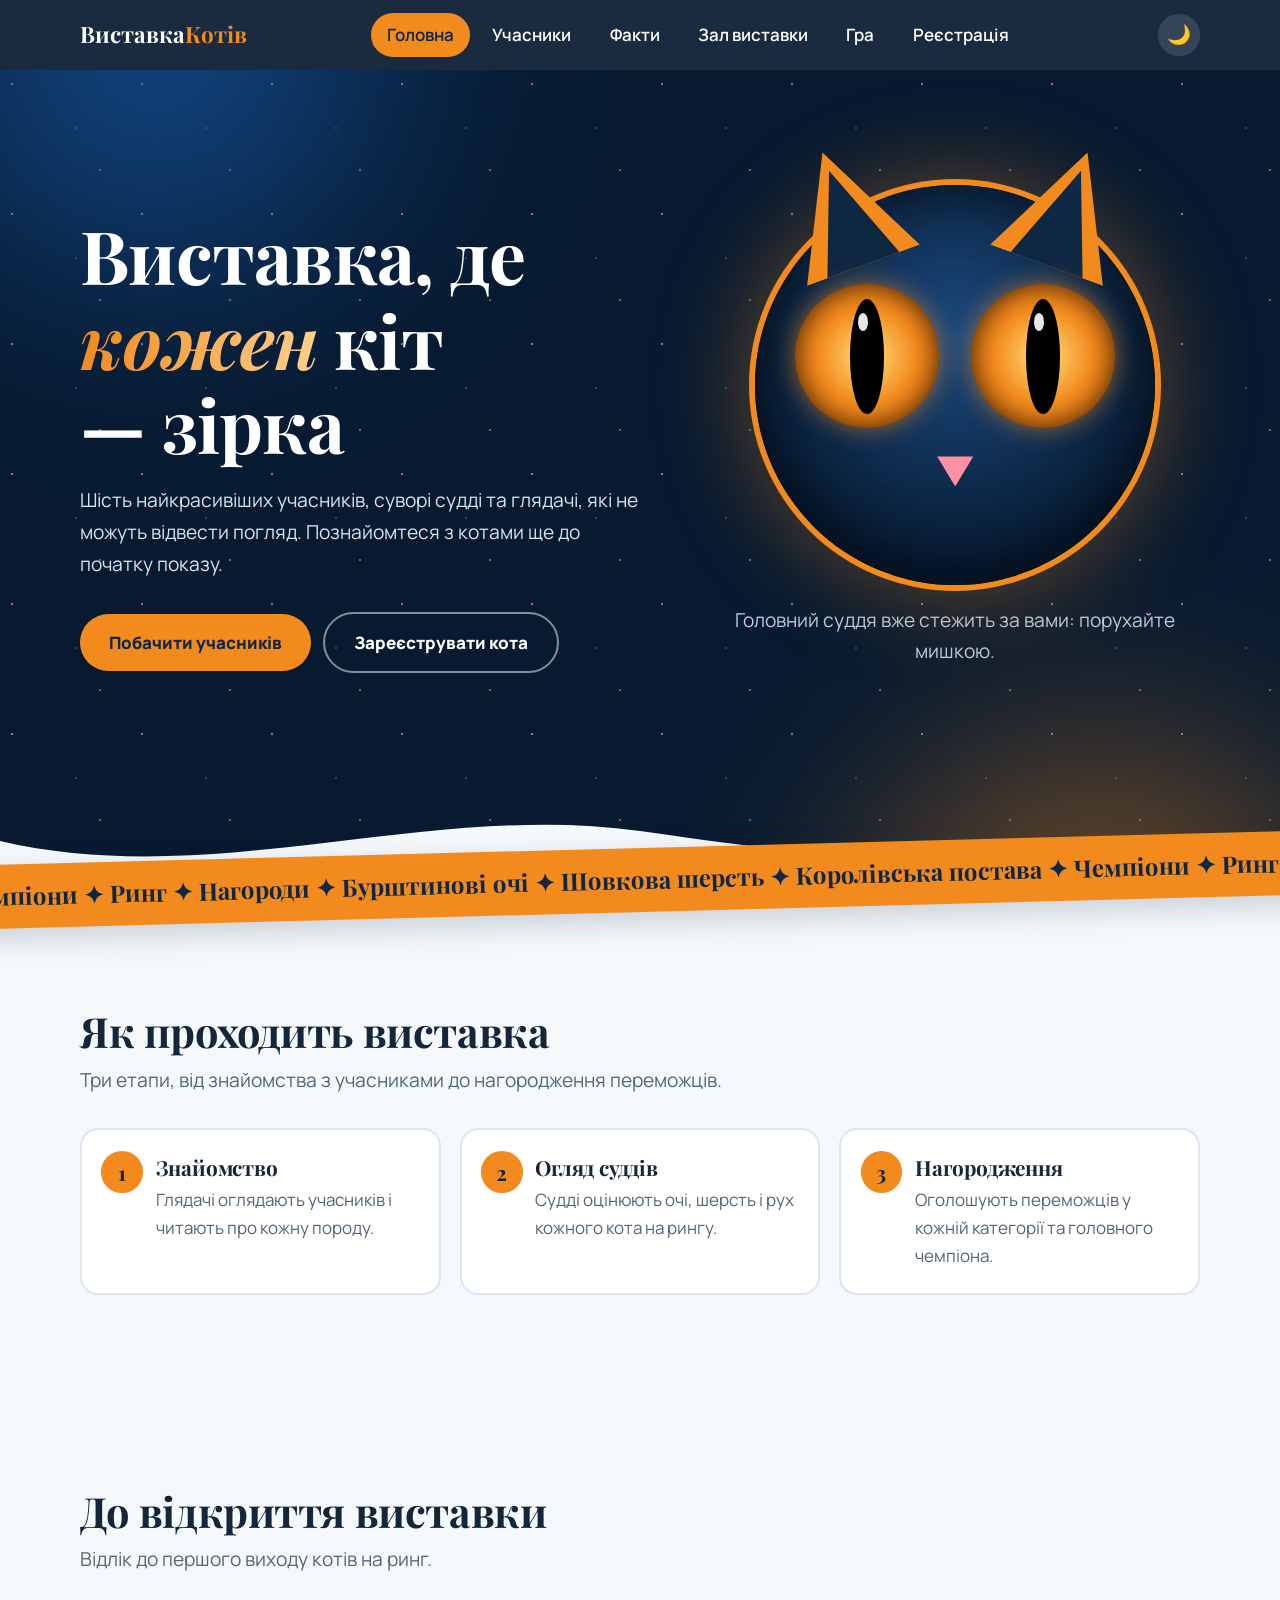
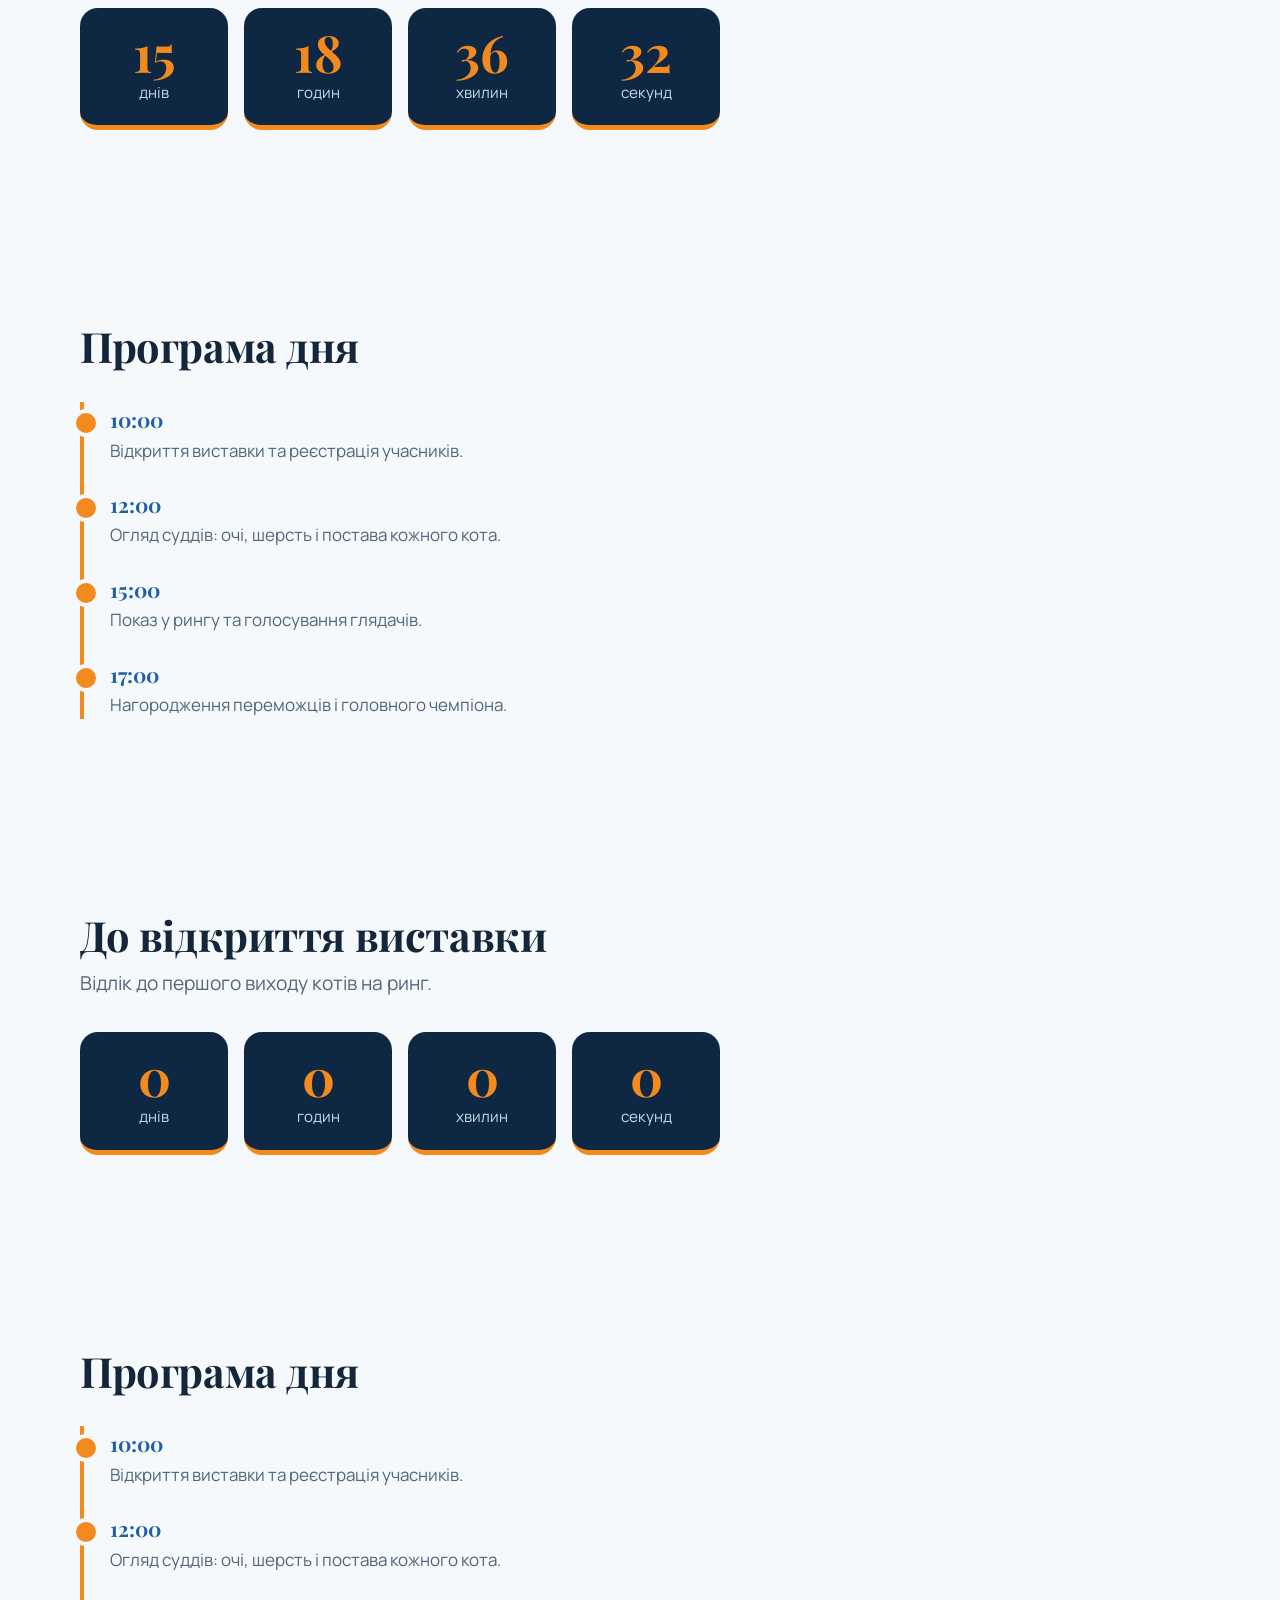
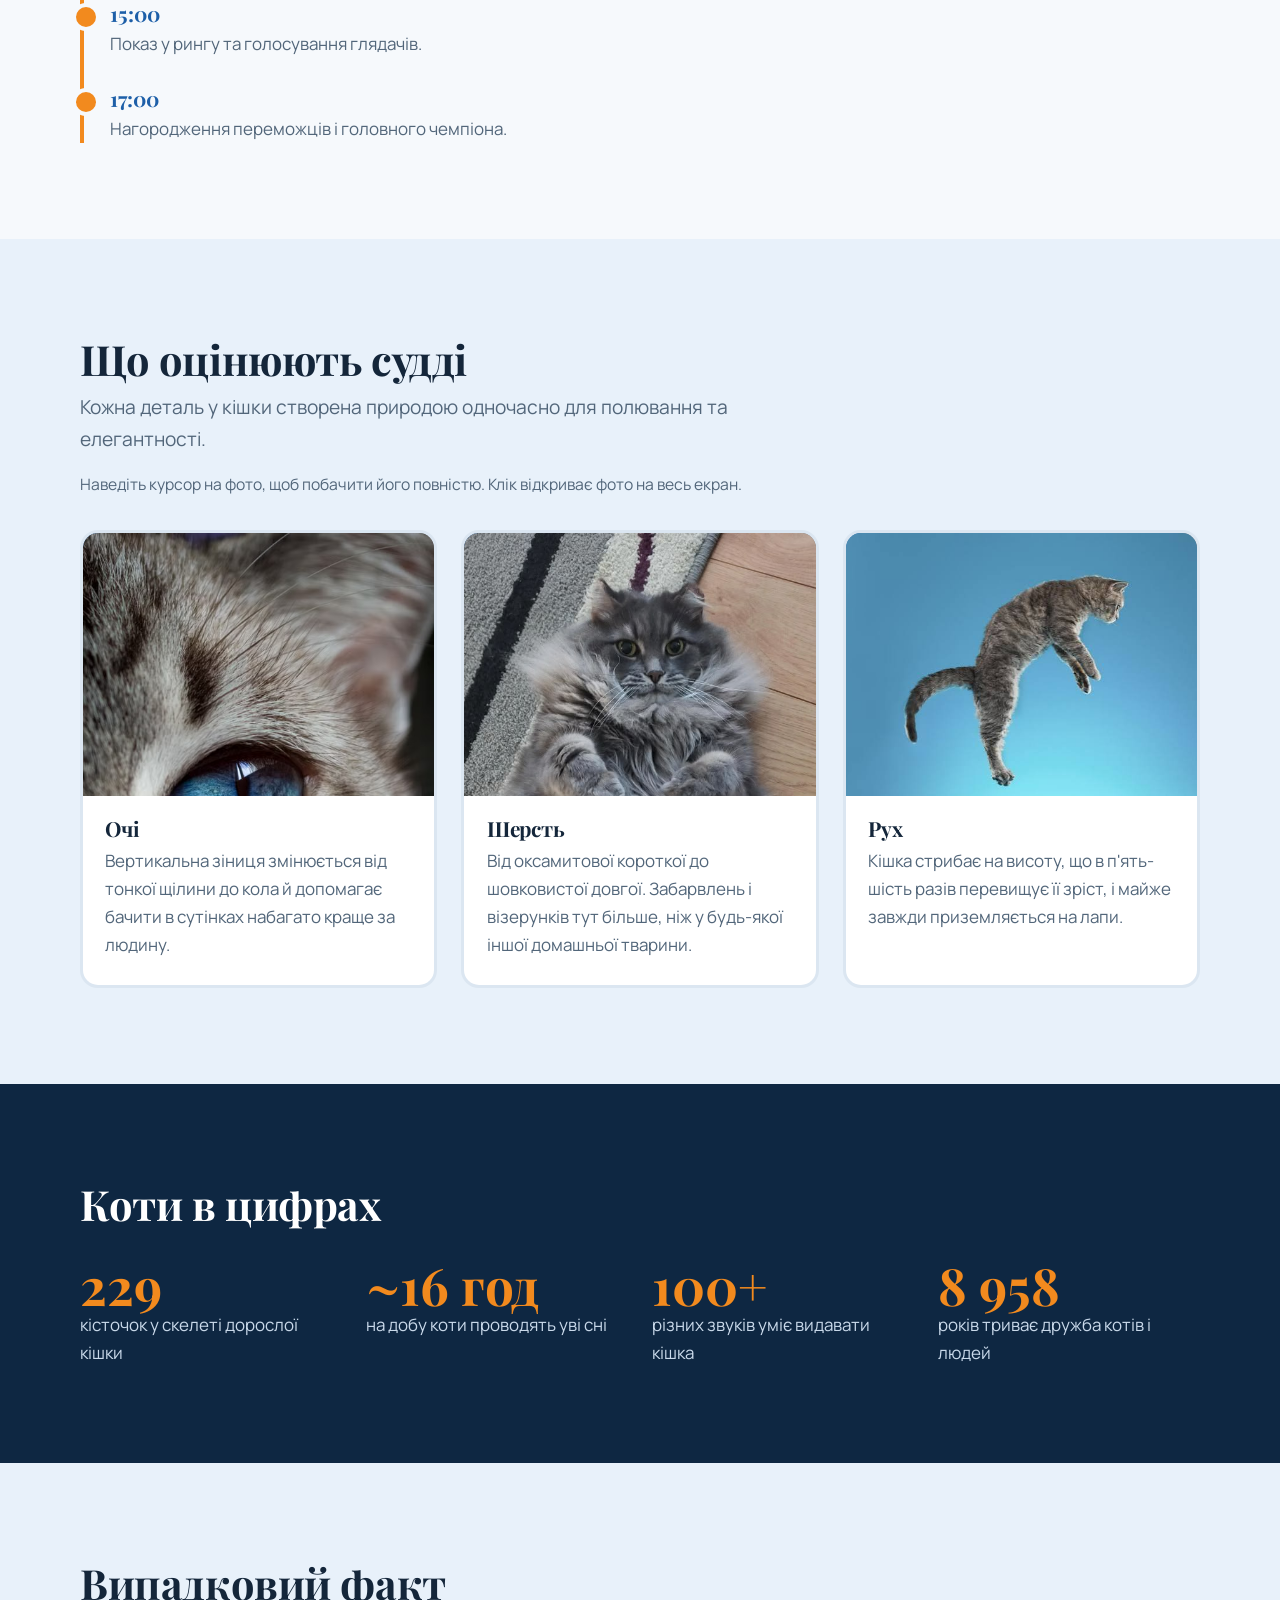
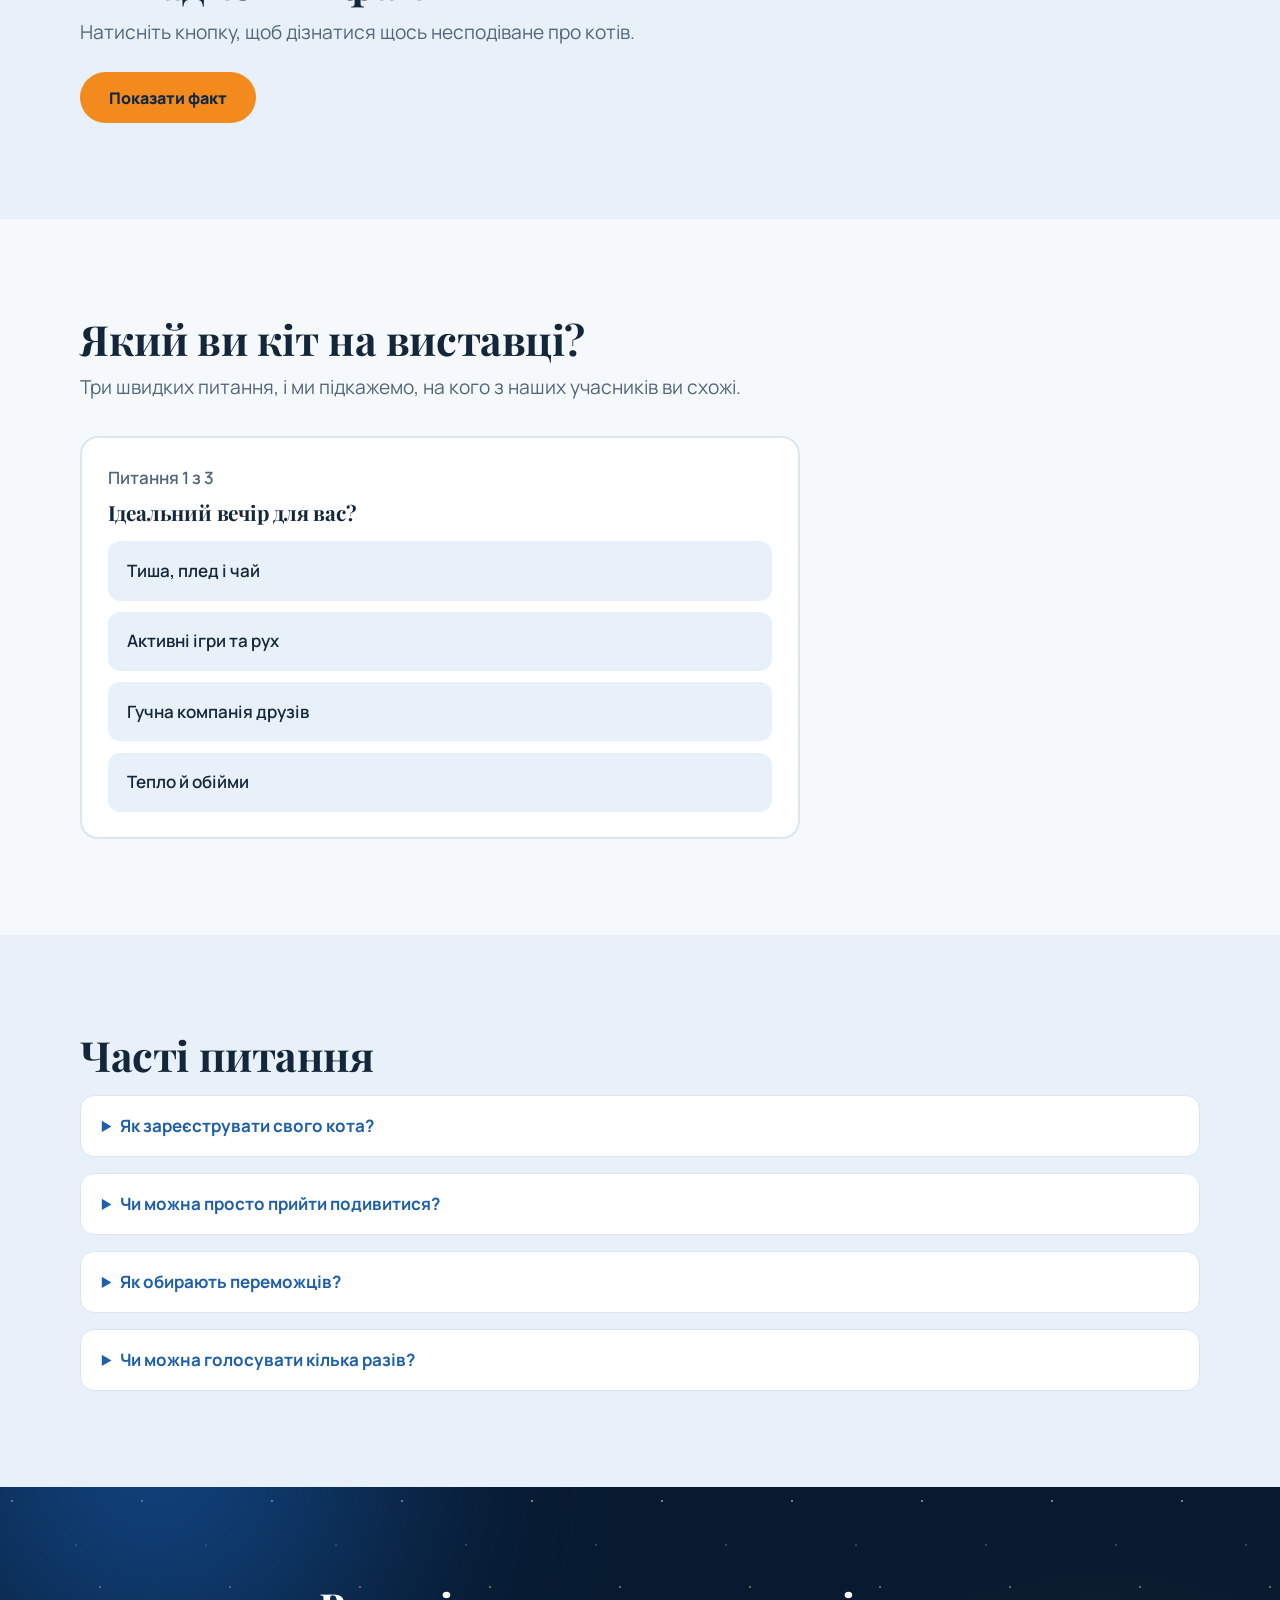
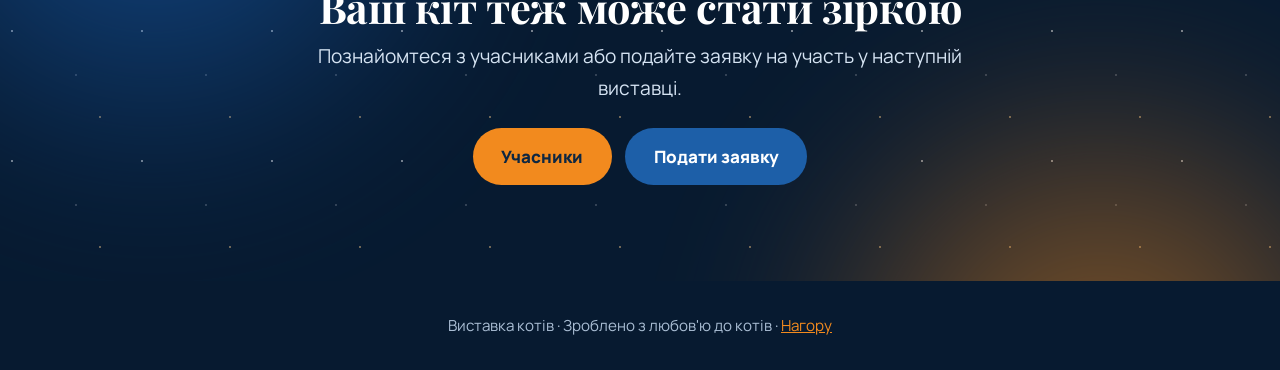
<file: index.html>
<!DOCTYPE html>
<html lang="uk">
	<head>
		<meta charset="UTF-8">
			<meta name="viewport" content="width=device-width, initial-scale=1">
				<title>Головна — Виставка котів</title>
				<meta name="description" content="Виставка котів: знайомтеся з учасниками, дізнайтеся, як працюють судді, та зареєструйте свого улюбленця">
					<meta name="theme-color" content="#071a30">
						<link rel="icon" href="images/favicon.svg" type="image/svg+xml">
							<link rel="preconnect" href="https://fonts.googleapis.com">
								<link rel="preconnect" href="https://fonts.gstatic.com" crossorigin="">
									<link href="https://fonts.googleapis.com/css2?family=Manrope:wght@400;600;800&family=Playfair+Display:ital,wght@0,700;1,700&display=swap" rel="stylesheet">
										<link rel="stylesheet" href="css/style.css">
											<script src="js/script.js" defer=""></script>
											<script src="js/extra.js" defer=""></script>
											<script src="js/confetti.js" defer=""></script>
											<script src="js/quiz.js" defer=""></script>
											<script src="js/show.js" defer></script>
										</head>
	<body>
		<header>
			<div class="wrap bar">
				<a class="logo" href="index.html">
					Виставка<span>Котів</span>
				</a>
				<input type="checkbox" id="menu-toggle" aria-label="Відкрити меню">
					<label class="burger" for="menu-toggle">
						<span></span>
						<span></span>
						<span></span>
					</label>
					<nav aria-label="Головне меню">
						<ul>
							<li>
								<a href="index.html" aria-current="page">Головна</a>
							</li>
							<li>
								<a href="breeds.html">Учасники</a>
							</li>
							<li>
								<a href="facts.html">Факти</a>
							</li>
							<li>
								<a href="gallery.html">Зал виставки</a>
							</li>
							<li>
								<a href="game.html">Гра</a>
							</li>
							<li>
								<a href="contacts.html">Реєстрація</a>
							</li>
						</ul>
					</nav>
				</div>
		</header>

		<main>
			<section class="hero aurora">
				<div class="wrap">
					<div>
						<h1>
							<span class="w" style="--i:0">Виставка,</span>
							<span class="w" style="--i:1">де</span>
							<span class="w shine" style="--i:2">кожен</span>
							<span class="w" style="--i:3">кіт</span>
							<span class="w" style="--i:4">— зірка</span>
						</h1>
						<p>Шість найкрасивіших учасників, суворі судді та глядачі, які не можуть відвести погляд. Познайомтеся з котами ще до початку показу.</p>
						<a class="btn" href="breeds.html">Побачити учасників</a>
						<a class="btn ghost" href="contacts.html">Зареєструвати кота</a>
					</div>
					<div class="face-box">
						<div class="face" aria-hidden="true">
							<span class="ear l"></span>
							<span class="ear r"></span>
							<div class="eyes">
								<div class="eye">
									<i class="pupil"></i>
								</div>
								<div class="eye">
									<i class="pupil"></i>
								</div>
							</div>
							<span class="nose"></span>
						</div>
						<p class="hint">Головний суддя вже стежить за вами: порухайте мишкою.</p>
					</div>
				</div>
				<svg class="wave" viewBox="0 0 1440 80" preserveAspectRatio="none" aria-hidden="true">
					<path d="M0,40 C240,90 480,0 720,30 C960,60 1200,90 1440,35 L1440,80 L0,80 Z" fill="#f6f9fc"/>
				</svg>
			</section>

			<div class="marquee" aria-hidden="true">
				<div>Чемпіони ✦ Ринг ✦ Нагороди ✦ Бурштинові очі ✦ Шовкова шерсть ✦ Королівська постава ✦ Чемпіони ✦ Ринг ✦ Нагороди ✦ Бурштинові очі ✦ Шовкова шерсть ✦ Королівська постава ✦ </div>
			</div>

			<section>
				<div class="wrap">
					<h2>Як проходить виставка</h2>
					<p class="lead">Три етапи, від знайомства з учасниками до нагородження переможців.</p>
					<div class="steps">
						<div class="step">
							<h3>Знайомство</h3>
							<p>Глядачі оглядають учасників і читають про кожну породу.</p>
						</div>
						<div class="step">
							<h3>Огляд суддів</h3>
							<p>Судді оцінюють очі, шерсть і рух кожного кота на рингу.</p>
						</div>
						<div class="step">
							<h3>Нагородження</h3>
							<p>Оголошують переможців у кожній категорії та головного чемпіона.</p>
						</div>
					</div>
				</div>
			</section>

			<section>
				<div class="wrap">
					<h2>До відкриття виставки</h2>
					<p class="lead">Відлік до першого виходу котів на ринг.</p>
					<div class="count" id="count" data-date="2026-12-20T12:00:00">
						<div>
							<b id="cd-d">0</b>
							<span>днів</span>
						</div>
						<div>
							<b id="cd-h">0</b>
							<span>годин</span>
						</div>
						<div>
							<b id="cd-m">0</b>
							<span>хвилин</span>
						</div>
						<div>
							<b id="cd-s">0</b>
							<span>секунд</span>
						</div>
					</div>
				</div>
			</section>

			<section>
				<div class="wrap">
					<h2>Програма дня</h2>
					<ul class="prog">
						<li>
							<time>10:00</time>
							<p>Відкриття виставки та реєстрація учасників.</p>
						</li>
						<li>
							<time>12:00</time>
							<p>Огляд суддів: очі, шерсть і постава кожного кота.</p>
						</li>
						<li>
							<time>15:00</time>
							<p>Показ у рингу та голосування глядачів.</p>
						</li>
						<li>
							<time>17:00</time>
							<p>Нагородження переможців і головного чемпіона.</p>
						</li>
					</ul>
				</div>
			</section>

			<section>
				<div class="wrap">
					<h2>До відкриття виставки</h2>
					<p class="lead">Відлік до першого виходу котів на ринг.</p>
					<div class="count" id="count" data-date="2026-12-20T12:00:00">
						<div>
							<b id="cd-d">0</b>
							<span>днів</span>
						</div>
						<div>
							<b id="cd-h">0</b>
							<span>годин</span>
						</div>
						<div>
							<b id="cd-m">0</b>
							<span>хвилин</span>
						</div>
						<div>
							<b id="cd-s">0</b>
							<span>секунд</span>
						</div>
					</div>
				</div>
			</section>

			<section>
				<div class="wrap">
					<h2>Програма дня</h2>
					<ul class="prog">
						<li>
							<time>10:00</time>
							<p>Відкриття виставки та реєстрація учасників.</p>
						</li>
						<li>
							<time>12:00</time>
							<p>Огляд суддів: очі, шерсть і постава кожного кота.</p>
						</li>
						<li>
							<time>15:00</time>
							<p>Показ у рингу та голосування глядачів.</p>
						</li>
						<li>
							<time>17:00</time>
							<p>Нагородження переможців і головного чемпіона.</p>
						</li>
					</ul>
				</div>
			</section>
			
			<section class="alt">
				<div class="wrap">
					<h2>Що оцінюють судді</h2>
					<p class="lead">Кожна деталь у кішки створена природою одночасно для полювання та елегантності.</p>
					<p class="hint">Наведіть курсор на фото, щоб побачити його повністю. Клік відкриває фото на весь екран.</p>
					<div class="grid">
						<article class="card">
							<div class="ph">
								<img src="images/eyes.jpg" alt="Крупний план котячих очей" loading="lazy" onerror="this.remove()">
							</div>
							<div class="txt">
								<h3>Очі</h3>
								<p>Вертикальна зіниця змінюється від тонкої щілини до кола й допомагає бачити в сутінках набагато краще за людину.</p>
							</div>
						</article>
						<article class="card">
							<div class="ph">
								<img src="images/fur.jpg" alt="Пухнастий кіт" loading="lazy" onerror="this.remove()">
							</div>
							<div class="txt">
								<h3>Шерсть</h3>
								<p>Від оксамитової короткої до шовковистої довгої. Забарвлень і візерунків тут більше, ніж у будь-якої іншої домашньої тварини.</p>
							</div>
						</article>
						<article class="card">
							<div class="ph">
								<img src="images/jump.jpg" alt="Кішка у стрибку" loading="lazy" onerror="this.remove()">
							</div>
							<div class="txt">
								<h3>Рух</h3>
								<p>Кішка стрибає на висоту, що в п'ять-шість разів перевищує її зріст, і майже завжди приземляється на лапи.</p>
							</div>
						</article>
					</div>
				</div>
			</section>

			<section class="dark">
				<div class="wrap">
					<h2>Коти в цифрах</h2>
					<div class="stats">
						<div class="stat">
							<b data-count="230">230</b>
							<p>кісточок у скелеті дорослої кішки</p>
						</div>
						<div class="stat">
							<b data-count="16" data-prefix="~" data-suffix=" год">~16 год</b>
							<p>на добу коти проводять уві сні</p>
						</div>
						<div class="stat">
							<b data-count="100" data-suffix="+">100+</b>
							<p>різних звуків уміє видавати кішка</p>
						</div>
						<div class="stat">
							<b data-count="9000">9000</b>
							<p>років триває дружба котів і людей</p>
						</div>
					</div>
				</div>
			</section>

			<section class="alt">
				<div class="wrap">
					<h2>Випадковий факт</h2>
					<p class="lead" id="fact-text" aria-live="polite">Натисніть кнопку, щоб дізнатися щось несподіване про котів.</p>
					<div class="actions">
						<button class="btn" id="fact-btn" type="button">Показати факт</button>
					</div>
				</div>
			</section>

			<section>
				<div class="wrap">
					<h2>Який ви кіт на виставці?</h2>
					<p class="lead">Три швидких питання, і ми підкажемо, на кого з наших учасників ви схожі.</p>
					<div class="quiz" id="quiz"></div>
				</div>
			</section>

			<section class="alt">
				<div class="wrap">
					<h2>Часті питання</h2>
					<details>
						<summary>Як зареєструвати свого кота?</summary>
						<p>Перейдіть на сторінку «Реєстрація», заповніть форму та розкажіть про вашого улюбленця. Ми зв'яжемося з вами.</p>
					</details>
					<details>
						<summary>Чи можна просто прийти подивитися?</summary>
						<p>Так, глядачі завжди вітаються. Можна оглянути учасників і проголосувати за свого фаворита.</p>
					</details>
					<details>
						<summary>Як обирають переможців?</summary>
						<p>Судді оцінюють очі, шерсть і постава кожного кота, а глядачі додають свій голос у голосуванні.</p>
					</details>
					<details>
						<summary>Чи можна голосувати кілька разів?</summary>
						<p>Ні, кожен глядач має один голос. Результати оновлюються одразу.</p>
					</details>
				</div>
			</section>
			
			<section class="cta aurora">
				<div class="wrap">
					<h2>Ваш кіт теж може стати зіркою</h2>
					<p class="lead">Познайомтеся з учасниками або подайте заявку на участь у наступній виставці.</p>
					<div class="actions">
						<a class="btn" href="breeds.html">Учасники</a>
						<a class="btn blue" href="contacts.html">Подати заявку</a>
					</div>
				</div>
			</section>
		</main>

		<footer>
			<div class="wrap">
				<p>
					Виставка котів · Зроблено з любов'ю до котів · <a href="index.html">Нагору</a>
				</p>
			</div>
		</footer>
	</body>
</html>
</file>
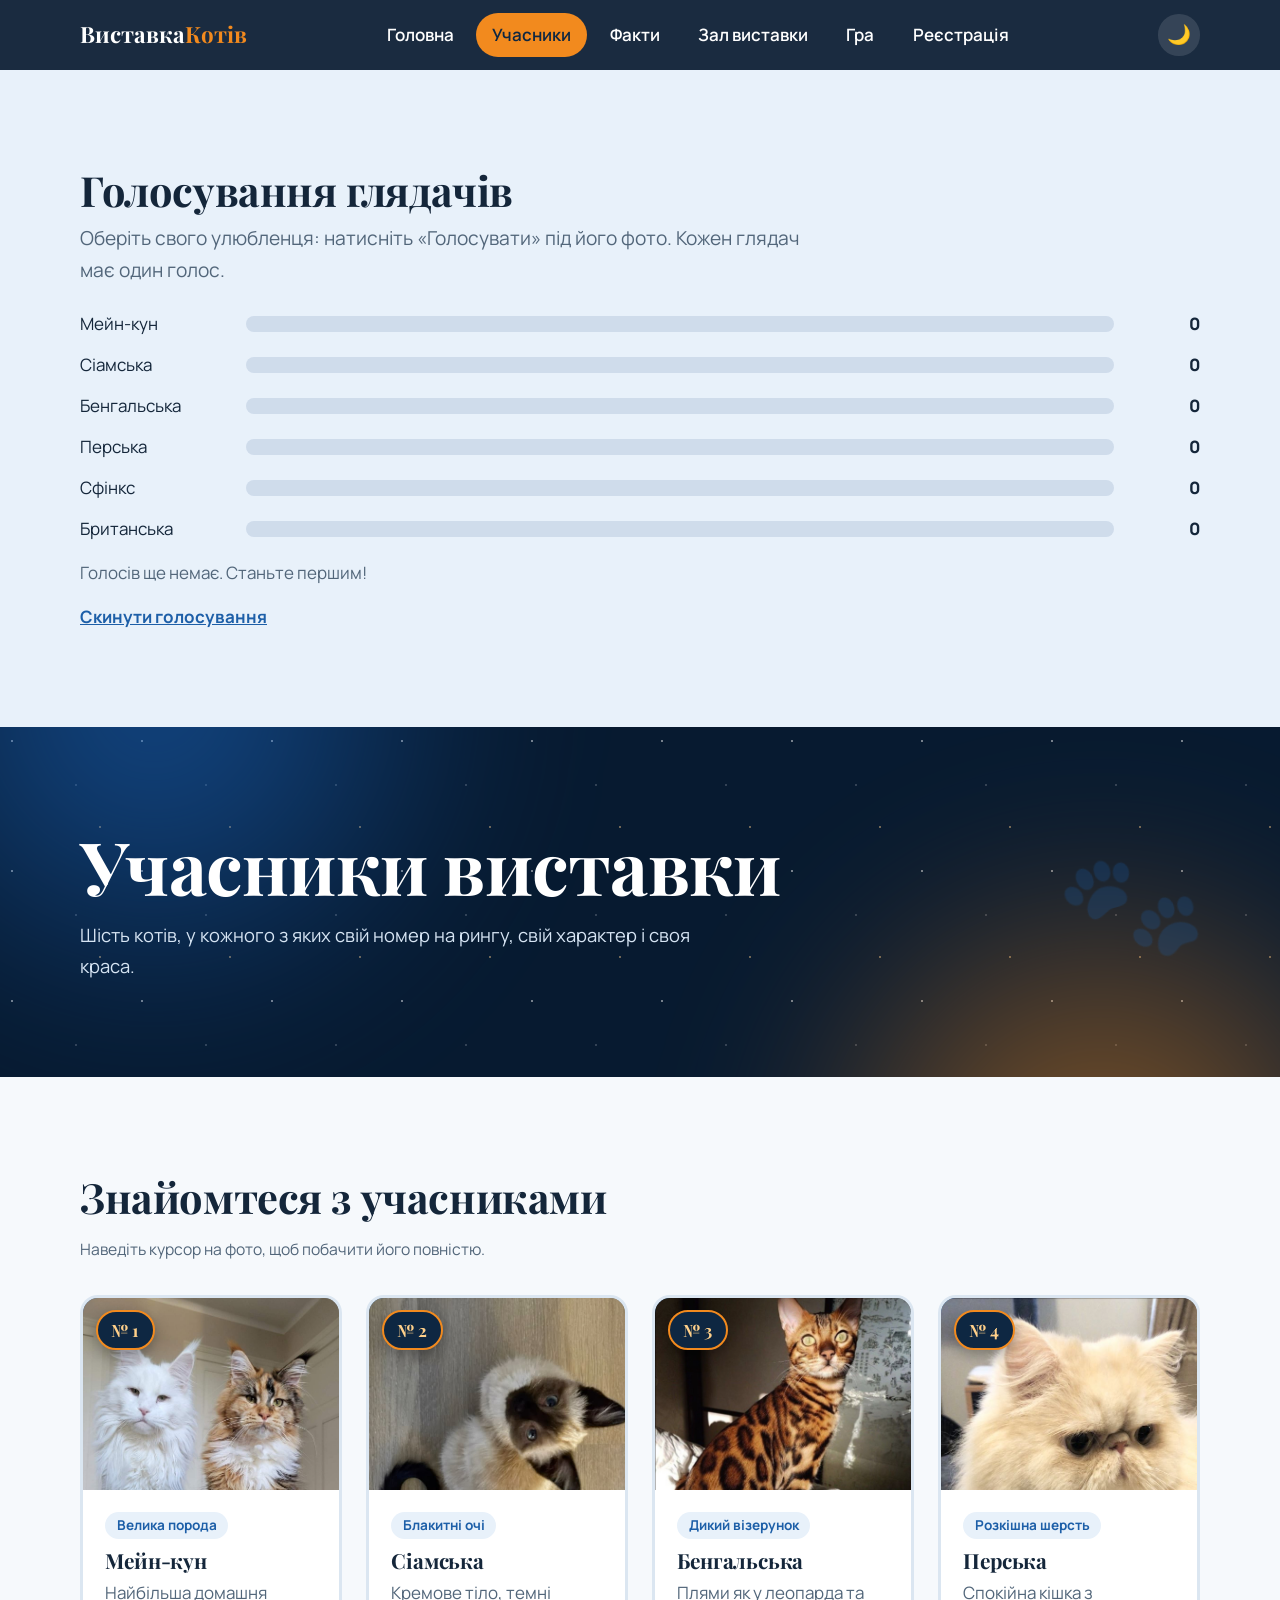
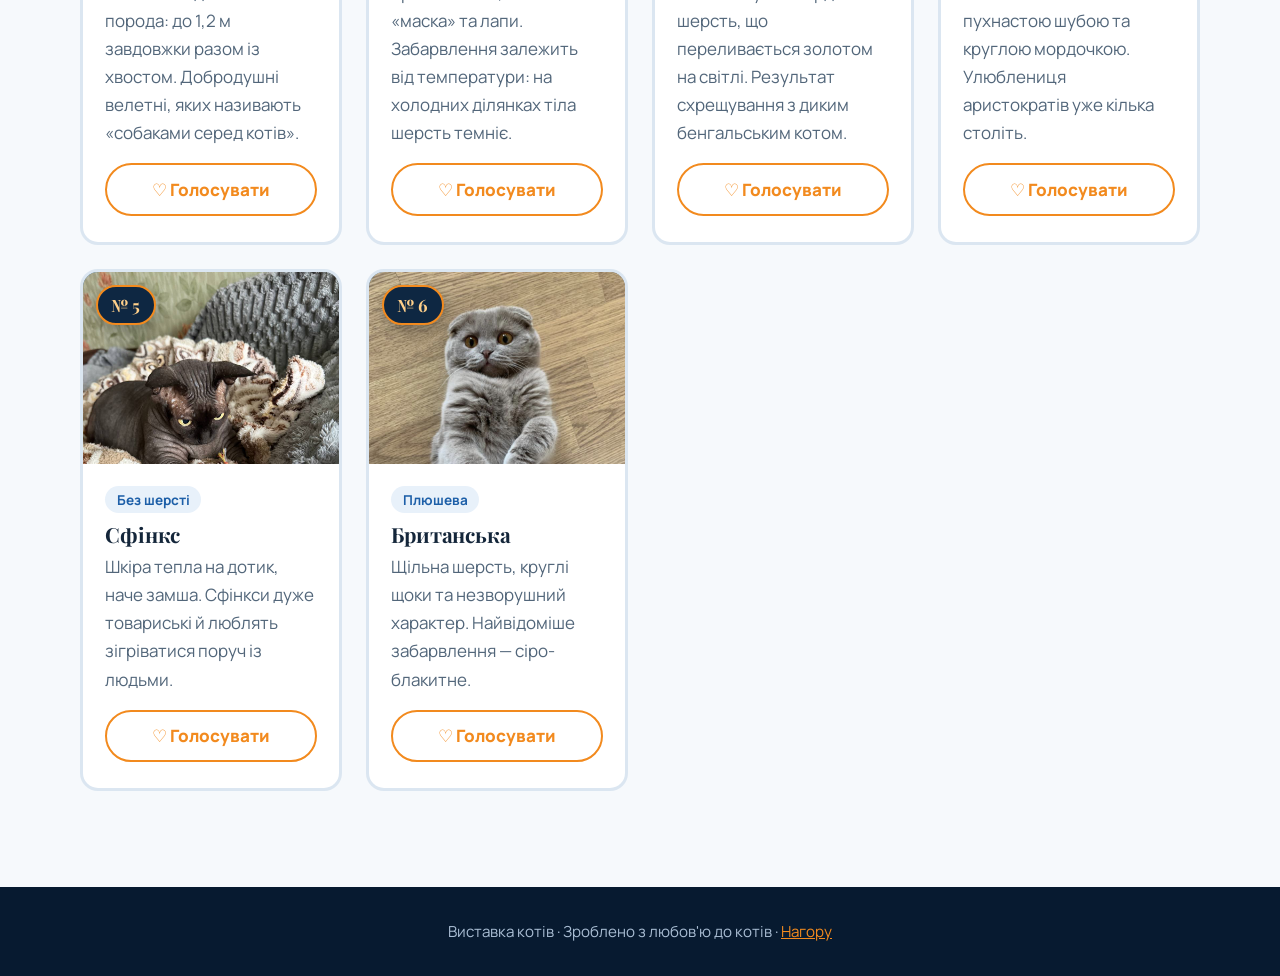
<file: breeds.html>
<!DOCTYPE html>
<html lang="uk">
	<head>
		<meta charset="UTF-8">
			<meta name="viewport" content="width=device-width, initial-scale=1">
				<title>Учасники — Виставка котів</title>
				<meta name="description" content="Шість учасників виставки котів: знайомтеся з кожним">
					<meta name="theme-color" content="#071a30">
						<link rel="icon" href="images/favicon.svg" type="image/svg+xml">
							<link rel="preconnect" href="https://fonts.googleapis.com">
								<link rel="preconnect" href="https://fonts.gstatic.com" crossorigin="">
									<link href="https://fonts.googleapis.com/css2?family=Manrope:wght@400;600;800&family=Playfair+Display:ital,wght@0,700;1,700&display=swap" rel="stylesheet">
										<link rel="stylesheet" href="css/style.css">
											<script src="js/script.js" defer=""></script>
											<script src="js/extra.js" defer=""></script>
											<script src="js/confetti.js" defer=""></script>
											<script src="js/show.js" defer=""></script>
										</head>
	<body>
		<header>
			<div class="wrap bar">
				<a class="logo" href="index.html">
					Виставка<span>Котів</span>
				</a>
				<input type="checkbox" id="menu-toggle" aria-label="Відкрити меню">
					<label class="burger" for="menu-toggle">
						<span></span>
						<span></span>
						<span></span>
					</label>
					<nav aria-label="Головне меню">
						<ul>
							<li>
								<a href="index.html">Головна</a>
							</li>
							<li>
								<a href="breeds.html" aria-current="page">Учасники</a>
							</li>
							<li>
								<a href="facts.html">Факти</a>
							</li>
							<li>
								<a href="gallery.html">Зал виставки</a>
							</li>
							<li>
								<a href="game.html">Гра</a>
							</li>
							<li>
								<a href="contacts.html">Реєстрація</a>
							</li>
						</ul>
					</nav>
				</div>
		</header>

		<section class="alt">
			<div class="wrap">
				<h2>Голосування глядачів</h2>
				<p class="lead">Оберіть свого улюбленця: натисніть «Голосувати» під його фото. Кожен глядач має один голос.</p>
				<div class="results" id="results"></div>
				<p class="total" id="total"></p>
				<button class="link-btn" id="reset" type="button">Скинути голосування</button>
			</div>
		</section>

		<main>
			<section class="page-head aurora">
				<div class="wrap">
					<h1>Учасники виставки</h1>
					<p>Шість котів, у кожного з яких свій номер на рингу, свій характер і своя краса.</p>
				</div>
			</section>

			<section>
				<div class="wrap">
					<h2>Знайомтеся з учасниками</h2>
					<p class="hint">Наведіть курсор на фото, щоб побачити його повністю.</p>
					<div class="grid">
						<article class="card">
							<span class="num">№ 1</span>
							<div class="ph">
								<img src="images/maine.jpg" alt="Мейн-кун" loading="lazy" onerror="this.remove()">
							</div>
							<div class="txt">
								<span class="tag">Велика порода</span>
								<h3>Мейн-кун</h3>
								<p>Найбільша домашня порода: до 1,2 м завдовжки разом із хвостом. Добродушні велетні, яких називають «собаками серед котів».</p>
							</div>
						</article>
						<article class="card">
							<span class="num">№ 2</span>
							<div class="ph">
								<img src="images/siam.jpg" alt="Сіамська кішка" loading="lazy" onerror="this.remove()">
							</div>
							<div class="txt">
								<span class="tag">Блакитні очі</span>
								<h3>Сіамська</h3>
								<p>Кремове тіло, темні «маска» та лапи. Забарвлення залежить від температури: на холодних ділянках тіла шерсть темніє.</p>
							</div>
						</article>
						<article class="card">
							<span class="num">№ 3</span>
							<div class="ph">
								<img src="images/bengal.jpg" alt="Бенгальська кішка" loading="lazy" onerror="this.remove()">
							</div>
							<div class="txt">
								<span class="tag">Дикий візерунок</span>
								<h3>Бенгальська</h3>
								<p>Плями як у леопарда та шерсть, що переливається золотом на світлі. Результат схрещування з диким бенгальським котом.</p>
							</div>
						</article>
						<article class="card">
							<span class="num">№ 4</span>
							<div class="ph">
								<img src="images/persian.jpg" alt="Перська кішка" loading="lazy" onerror="this.remove()">
							</div>
							<div class="txt">
								<span class="tag">Розкішна шерсть</span>
								<h3>Перська</h3>
								<p>Спокійна кішка з пухнастою шубою та круглою мордочкою. Улюблениця аристократів уже кілька століть.</p>
							</div>
						</article>
						<article class="card">
							<span class="num">№ 5</span>
							<div class="ph">
								<img src="images/sphynx.jpg" alt="Кішка породи сфінкс" loading="lazy" onerror="this.remove()">
							</div>
							<div class="txt">
								<span class="tag">Без шерсті</span>
								<h3>Сфінкс</h3>
								<p>Шкіра тепла на дотик, наче замша. Сфінкси дуже товариські й люблять зігріватися поруч із людьми.</p>
							</div>
						</article>
						<article class="card">
							<span class="num">№ 6</span>
							<div class="ph">
								<img src="images/british.jpg" alt="Британська кішка" loading="lazy" onerror="this.remove()">
							</div>
							<div class="txt">
								<span class="tag">Плюшева</span>
								<h3>Британська</h3>
								<p>Щільна шерсть, круглі щоки та незворушний характер. Найвідоміше забарвлення — сіро-блакитне.</p>
							</div>
						</article>
					</div>
				</div>
			</section>
		</main>

		<footer>
			<div class="wrap">
				<p>
					Виставка котів · Зроблено з любов'ю до котів · <a href="index.html">Нагору</a>
				</p>
			</div>
		</footer>
	</body>
</html>
</file>
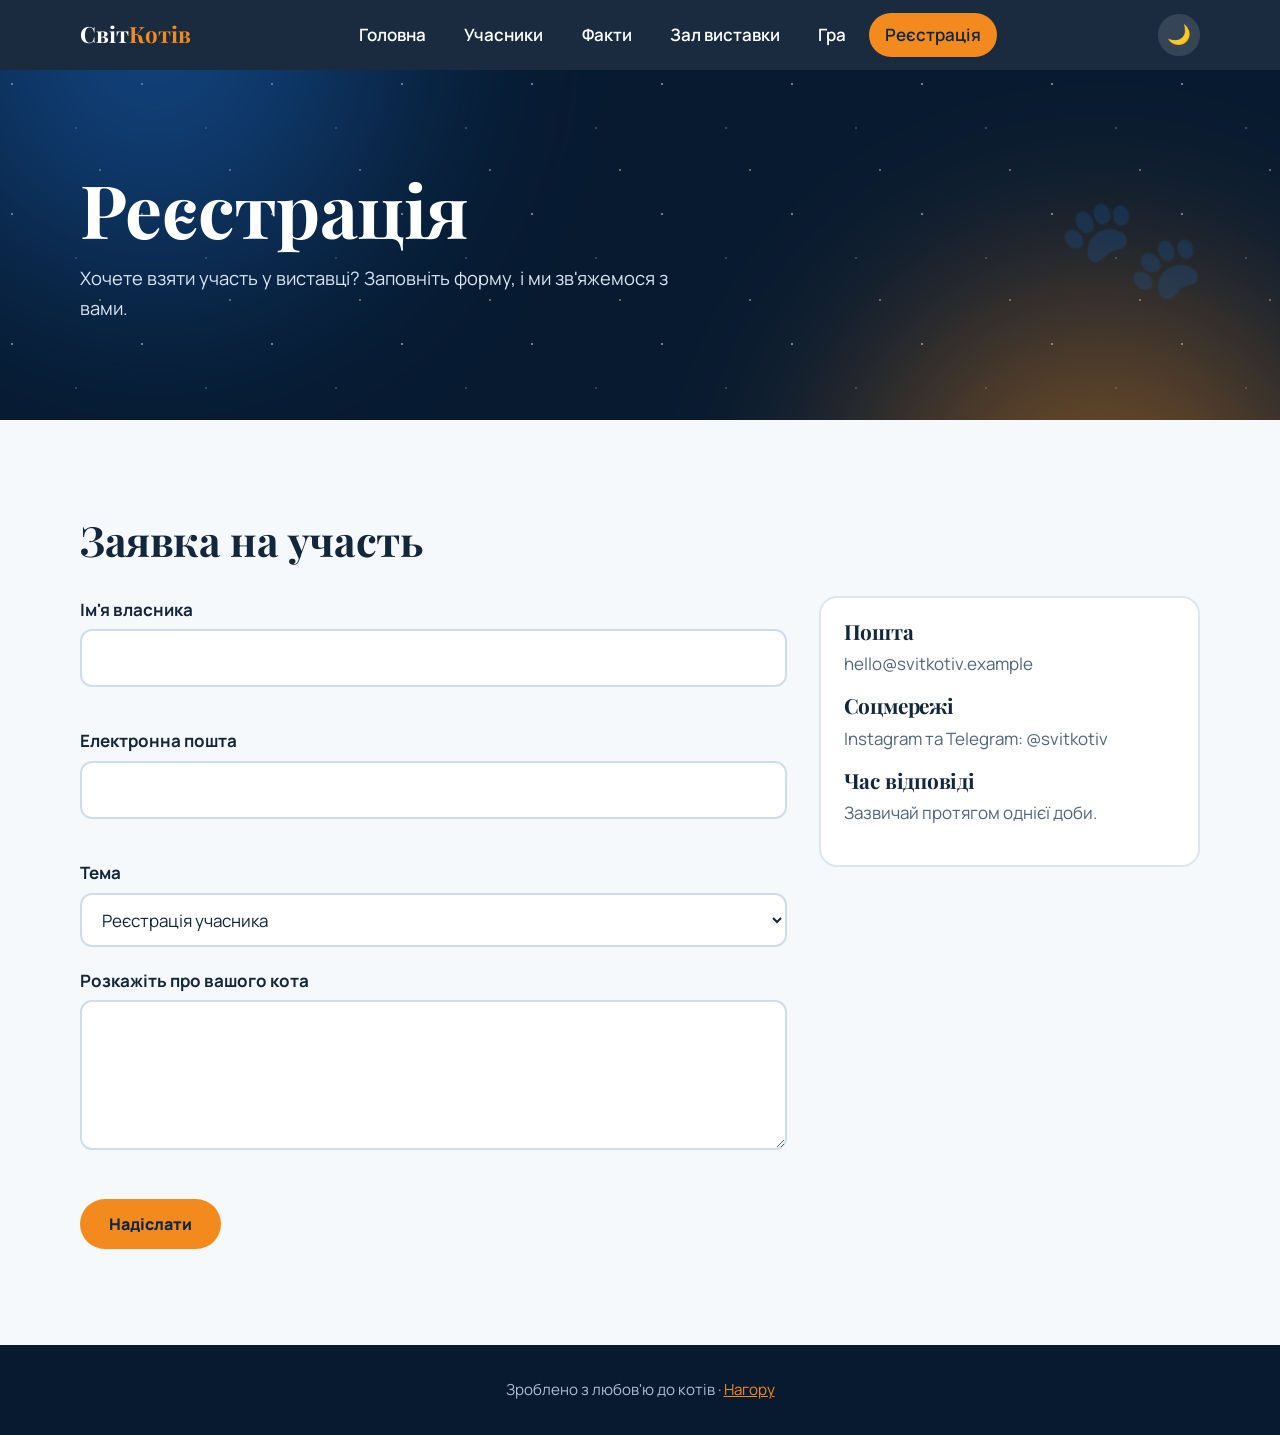
<file: contacts.html>
﻿<!DOCTYPE html>
<html lang="uk">
	<head>
		<meta charset="UTF-8">
			<meta name="viewport" content="width=device-width, initial-scale=1">
				<title>Реєстрація — Виставка котів</title>
				<link rel="icon" href="images/favicon.svg" type="image/svg+xml">
				<meta name="description" content="Напишіть нам: питання, ідеї та історії про ваших котів">
					<meta name="theme-color" content="#071a30">
						<link rel="preconnect" href="https://fonts.googleapis.com">
							<link rel="preconnect" href="https://fonts.gstatic.com" crossorigin="">
								<link href="https://fonts.googleapis.com/css2?family=Manrope:wght@400;600;800&family=Playfair+Display:ital,wght@0,700;1,700&display=swap" rel="stylesheet">
									<link rel="stylesheet" href="css/style.css">
										<script src="js/script.js" defer=""></script>
										<script src="js/extra.js" defer=""></script>
									</head>
	<body>
		<header>
			<div class="wrap bar">
				<a class="logo" href="index.html">
					Світ<span>Котів</span>
				</a>
				<input type="checkbox" id="menu-toggle" aria-label="Відкрити меню">
					<label class="burger" for="menu-toggle">
						<span></span>
						<span></span>
						<span></span>
					</label>
					<nav aria-label="Головне меню">
						<ul>
							<li>
								<a href="index.html">Головна</a>
							</li>
							<li>
								<a href="breeds.html">Учасники</a>
							</li>
							<li>
								<a href="facts.html">Факти</a>
							</li>
							<li>
								<a href="gallery.html">Зал виставки</a>
							</li>
							<li>
								<a href="game.html">Гра</a>
							</li>
							<li>
								<a href="contacts.html" aria-current="page">Реєстрація</a>
							</li>
						</ul>
					</nav>
				</div>
		</header>

		<main>
			<section class="page-head aurora">
				<div class="wrap">
					<h1>Реєстрація</h1>
					<p>Хочете взяти участь у виставці? Заповніть форму, і ми зв'яжемося з вами.</p>
				</div>
			</section>

			<section>
				<div class="wrap">
					<h2>Заявка на участь</h2>
					<div class="contact">
						<form id="form" novalidate="">
							<div class="field">
								<label for="name">Ім'я власника</label>
								<input id="name" name="name" type="text" autocomplete="name" required="">
									<p class="err" id="e-name"></p>
								</div>
							<div class="field">
								<label for="email">Електронна пошта</label>
								<input id="email" name="email" type="email" autocomplete="email" required="">
									<p class="err" id="e-email"></p>
								</div>
							<div class="field">
								<label for="topic">Тема</label>
								<select id="topic" name="topic">
									<option>Реєстрація учасника</option>
									<option>Питання організаторам</option>
									<option>Стати волонтером</option>
								</select>
							</div>
							<div class="field">
								<label for="msg">Розкажіть про вашого кота</label>
								<textarea id="msg" name="msg" required=""></textarea>
								<p class="err" id="e-msg"></p>
							</div>
							<button class="btn" type="submit">Надіслати</button>
							<p class="ok" id="ok" role="status">Дякуємо! Повідомлення відправлено. Ми відповімо найближчим часом.</p>
						</form>

						<aside class="info">
							<h3>Пошта</h3>
							<p>hello@svitkotiv.example</p>
							<h3>Соцмережі</h3>
							<p>Instagram та Telegram: @svitkotiv</p>
							<h3>Час відповіді</h3>
							<p>Зазвичай протягом однієї доби.</p>
						</aside>
					</div>
				</div>
			</section>
		</main>

		<footer>
			<div class="wrap">
				<p>
					Зроблено з любов'ю до котів · <a href="index.html">Нагору</a>
				</p>
			</div>
		</footer>

		<script>
			(function () {
			var form = document.getElementById('form');
			var ok = document.getElementById('ok');
			function check(id, errId, test, text) {
			var el = document.getElementById(id);
			var good = test(el.value.trim());
			el.parentNode.classList.toggle('bad', !good);
			document.getElementById(errId).textContent = good ? '' : text;
			return good;
			}
			form.addEventListener('submit', function (e) {
			e.preventDefault();
			var a = check('name', 'e-name', function (v) { return v.length >= 2; }, "Введіть ім'я (мінімум 2 літери).");
			var b = check('email', 'e-email', function (v) { return /^[^\s@]+@[^\s@]+\.[^\s@]+$/.test(v); }, "Введіть правильну адресу пошти.");
			var c = check('msg', 'e-msg', function (v) { return v.length >= 10; }, "Напишіть хоча б 10 символів.");
			if (a && b && c) {
			form.reset();
			ok.classList.add('on');
			} else {
			ok.classList.remove('on');
			}
			});
			})();
		</script>
	</body>
</html>
</file>
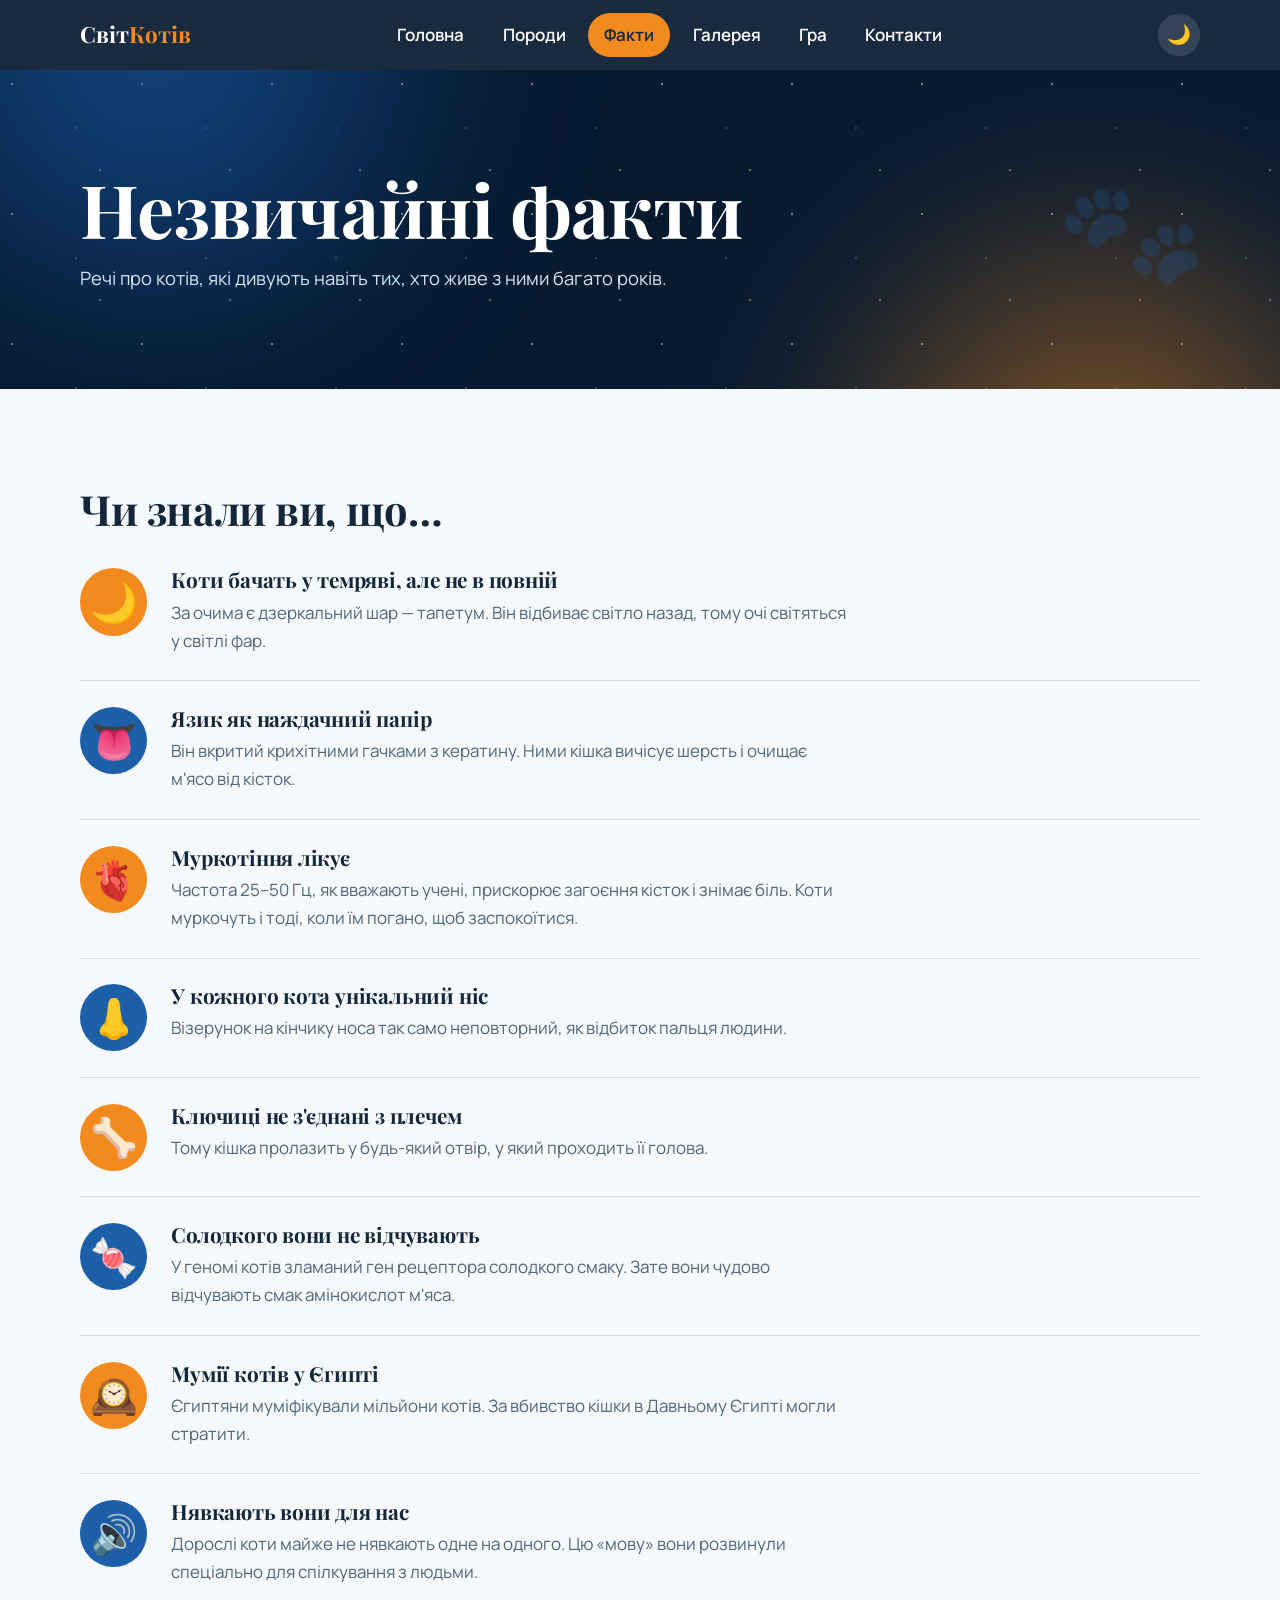
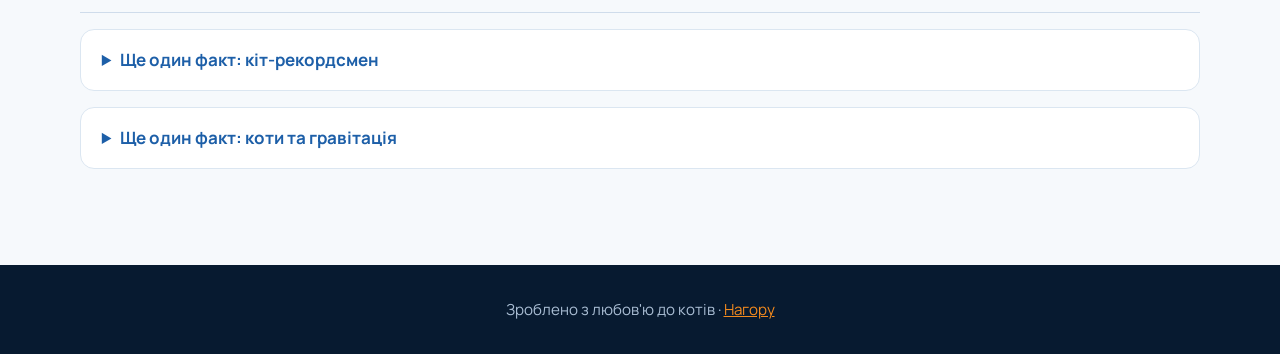
<file: facts.html>
<!DOCTYPE html>
<html lang="uk">
	<head>
		<meta charset="UTF-8">
			<meta name="viewport" content="width=device-width, initial-scale=1">
				<title>Факти — Світ котів</title>
				<link rel="icon" href="images/favicon.svg" type="image/svg+xml">
				<meta name="description" content="Незвичайні факти про котів">
					<link rel="preconnect" href="https://fonts.googleapis.com">
						<link rel="preconnect" href="https://fonts.gstatic.com" crossorigin="">
							<link href="https://fonts.googleapis.com/css2?family=Manrope:wght@400;600;800&family=Playfair+Display:ital,wght@0,700;1,700&display=swap" rel="stylesheet">
								<link rel="stylesheet" href="css/style.css">
									<script src="js/script.js" defer=""></script>
									<meta name="theme-color" content="#071a30">
										<meta property="og:title" content="Світ котів">
											<meta property="og:description" content="Краса котів: фото, породи та незвичайні факти">
												<script src="js/extra.js" defer=""></script>
								</head>
	<body>
		<header>
			<div class="wrap bar">
				<a class="logo" href="index.html">
					Світ<span>Котів</span>
				</a>
				<input type="checkbox" id="menu-toggle" aria-label="Відкрити меню">
					<label class="burger" for="menu-toggle">
						<span></span>
						<span></span>
						<span></span>
					</label>
					<nav aria-label="Головне меню">
						<ul>
							<li>
								<a href="index.html">Головна</a>
							</li>
							<li>
								<a href="breeds.html">Породи</a>
							</li>
							<li>
								<a href="facts.html" aria-current="page">Факти</a>
							</li>
							<li>
								<a href="gallery.html">Галерея</a>
							</li>
							<li>
								<a href="game.html">Гра</a>
							</li>
							<li>
								<a href="contacts.html">Контакти</a>
							</li>
						</ul>
					</nav>
				</div>
		</header>

		<main>
			<section class="page-head aurora">
				<div class="wrap">
					<h1>Незвичайні факти</h1>
					<p>Речі про котів, які дивують навіть тих, хто живе з ними багато років.</p>
				</div>
			</section>

			<section>
				<div class="wrap">
					<h2>Чи знали ви, що…</h2>

					<article class="fact">
						<div class="ico" aria-hidden="true">🌙</div>
						<div>
							<h3>Коти бачать у темряві, але не в повній</h3>
							<p>За очима є дзеркальний шар — тапетум. Він відбиває світло назад, тому очі світяться у світлі фар.</p>
						</div>
					</article>
					<article class="fact">
						<div class="ico" aria-hidden="true">👅</div>
						<div>
							<h3>Язик як наждачний папір</h3>
							<p>Він вкритий крихітними гачками з кератину. Ними кішка вичісує шерсть і очищає м'ясо від кісток.</p>
						</div>
					</article>
					<article class="fact">
						<div class="ico" aria-hidden="true">🫀</div>
						<div>
							<h3>Муркотіння лікує</h3>
							<p>Частота 25–50 Гц, як вважають учені, прискорює загоєння кісток і знімає біль. Коти муркочуть і тоді, коли їм погано, щоб заспокоїтися.</p>
						</div>
					</article>
					<article class="fact">
						<div class="ico" aria-hidden="true">👃</div>
						<div>
							<h3>У кожного кота унікальний ніс</h3>
							<p>Візерунок на кінчику носа так само неповторний, як відбиток пальця людини.</p>
						</div>
					</article>
					<article class="fact">
						<div class="ico" aria-hidden="true">🦴</div>
						<div>
							<h3>Ключиці не з'єднані з плечем</h3>
							<p>Тому кішка пролазить у будь-який отвір, у який проходить її голова.</p>
						</div>
					</article>
					<article class="fact">
						<div class="ico" aria-hidden="true">🍬</div>
						<div>
							<h3>Солодкого вони не відчувають</h3>
							<p>У геномі котів зламаний ген рецептора солодкого смаку. Зате вони чудово відчувають смак амінокислот м'яса.</p>
						</div>
					</article>
					<article class="fact">
						<div class="ico" aria-hidden="true">🕰️</div>
						<div>
							<h3>Мумії котів у Єгипті</h3>
							<p>Єгиптяни муміфікували мільйони котів. За вбивство кішки в Давньому Єгипті могли стратити.</p>
						</div>
					</article>
					<article class="fact">
						<div class="ico" aria-hidden="true">🔊</div>
						<div>
							<h3>Нявкають вони для нас</h3>
							<p>Дорослі коти майже не нявкають одне на одного. Цю «мову» вони розвинули спеціально для спілкування з людьми.</p>
						</div>
					</article>

					<details>
						<summary>Ще один факт: кіт-рекордсмен</summary>
						<p>Кіт на прізвисько Cream Puff із США прожив 38 років і 3 дні. Це найдовше відоме життя домашньої кішки.</p>
					</details>
					<details>
						<summary>Ще один факт: коти та гравітація</summary>
						<p>Кішка під час падіння розвертається в повітрі за соті частки секунди завдяки гнучкому хребту та вестибулярному апарату. Це називається рефлексом вирівнювання.</p>
					</details>
				</div>
			</section>
		</main>

		<footer>
			<div class="wrap">
				<p>
					Зроблено з любов'ю до котів · <a href="index.html">Нагору</a>
				</p>
			</div>
		</footer>
	</body>
</html>
</file>
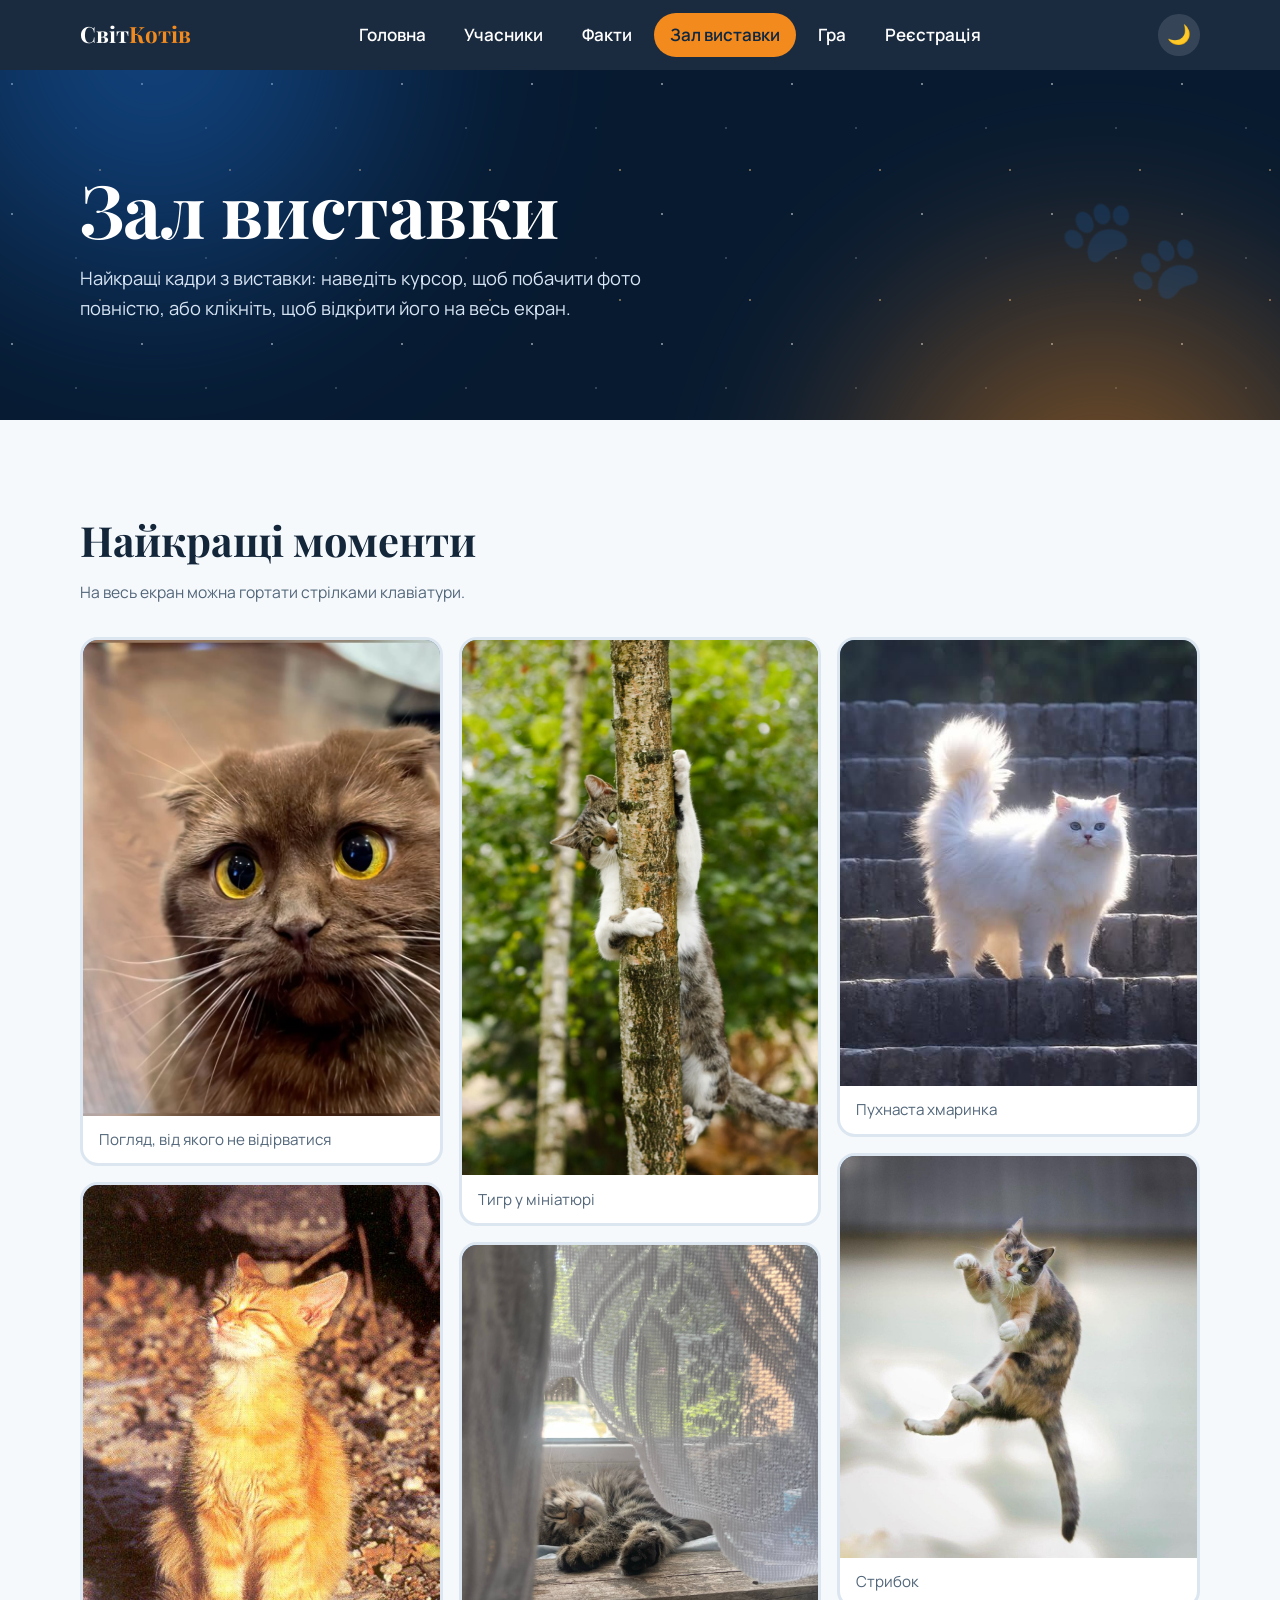
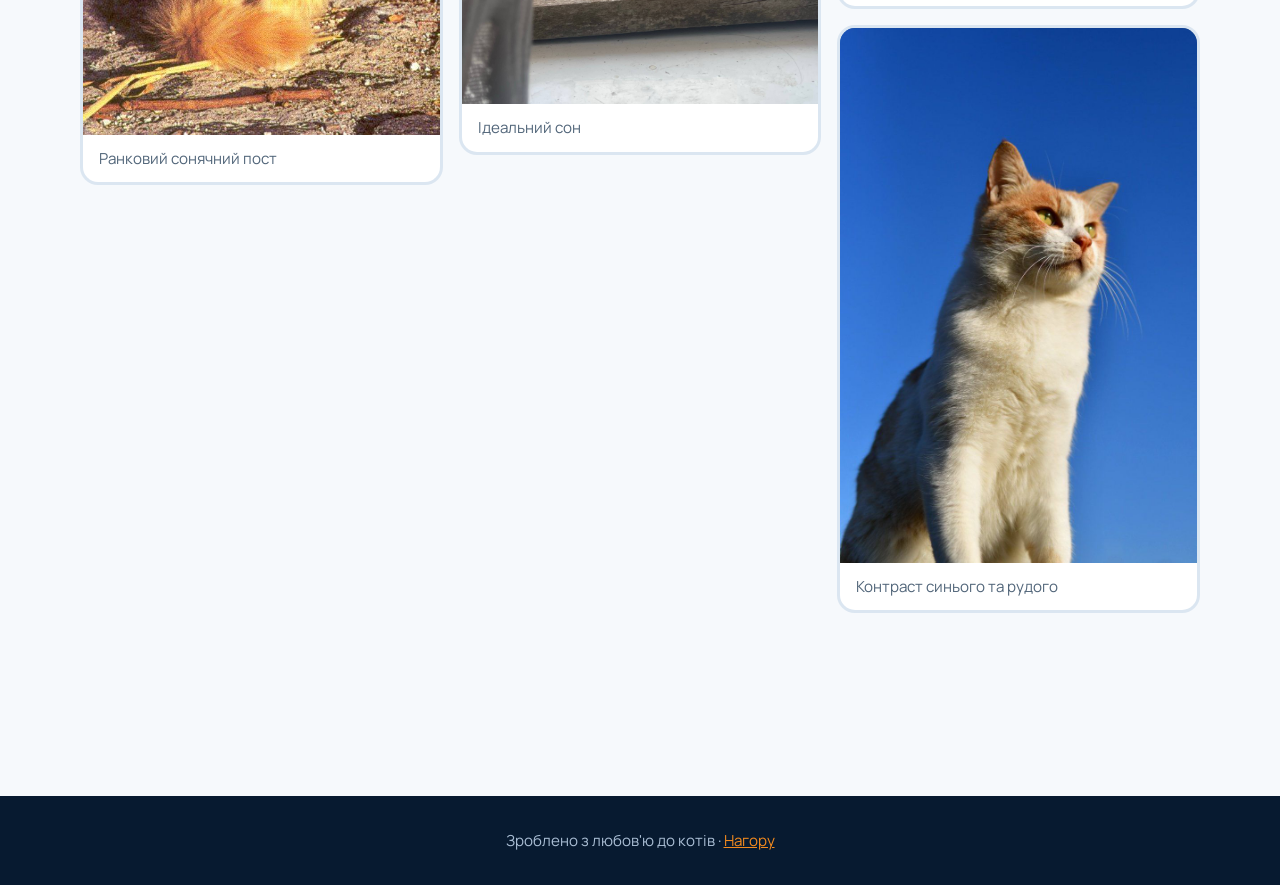
<file: gallery.html>
<!DOCTYPE html>
<html lang="uk">
	<head>
		<meta charset="UTF-8">
			<meta name="viewport" content="width=device-width, initial-scale=1">
				<title>Зал виставки — Виставка котів</title>
				<link rel="icon" href="images/favicon.svg" type="image/svg+xml">
				<meta name="description" content="Фотогалерея красивих котів">
					<link rel="preconnect" href="https://fonts.googleapis.com">
						<link rel="preconnect" href="https://fonts.gstatic.com" crossorigin="">
							<link href="https://fonts.googleapis.com/css2?family=Manrope:wght@400;600;800&family=Playfair+Display:ital,wght@0,700;1,700&display=swap" rel="stylesheet">
								<link rel="stylesheet" href="css/style.css">
									<script src="js/script.js" defer=""></script>
									<meta name="theme-color" content="#071a30">
										<meta property="og:title" content="Світ котів">
											<meta property="og:description" content="Краса котів: фото, породи та незвичайні факти">
												<script src="js/extra.js" defer=""></script>
								</head>
	<body>
		<header>
			<div class="wrap bar">
				<a class="logo" href="index.html">
					Світ<span>Котів</span>
				</a>
				<input type="checkbox" id="menu-toggle" aria-label="Відкрити меню">
					<label class="burger" for="menu-toggle">
						<span></span>
						<span></span>
						<span></span>
					</label>
					<nav aria-label="Головне меню">
						<ul>
							<li>
								<a href="index.html">Головна</a>
							</li>
							<li>
								<a href="breeds.html">Учасники</a>
							</li>
							<li>
								<a href="facts.html">Факти</a>
							</li>
							<li>
								<a href="gallery.html" aria-current="page">Зал виставки</a>
							</li>
							<li>
								<a href="game.html">Гра</a>
							</li>
							<li>
								<a href="contacts.html">Реєстрація</a>
							</li>
						</ul>
					</nav>
				</div>
		</header>

		<main>
			<section class="page-head aurora">
				<div class="wrap">
					<h1>Зал виставки</h1>
					<p>Найкращі кадри з виставки: наведіть курсор, щоб побачити фото повністю, або клікніть, щоб відкрити його на весь екран.</p>
				</div>
			</section>

			<section>
				<div class="wrap">
					<h2>Найкращі моменти</h2>
					<p class="hint"> На весь екран можна гортати стрілками клавіатури.</p>
					<div class="gallery">
						<figure>
							<div class="ph">
								<img src="images/cat1.jpg" alt="Погляд, від якого не відірватися" loading="lazy" onerror="this.remove()">
							</div>
							<figcaption>Погляд, від якого не відірватися</figcaption>
						</figure>
						<figure>
							<div class="ph">
								<img src="images/cat2.jpg" alt="Ранковий сонячний пост" loading="lazy" onerror="this.remove()">
							</div>
							<figcaption>Ранковий сонячний пост</figcaption>
						</figure>
						<figure>
							<div class="ph">
								<img src="images/cat3.jpg" alt="Мисливець на дивані" loading="lazy" onerror="this.remove()">
							</div>
							<figcaption>Мисливець на дивані</figcaption>
						</figure>
						<figure>
							<div class="ph">
								<img src="images/cat4.jpg" alt="Тигр у мініатюрі" loading="lazy" onerror="this.remove()">
							</div>
							<figcaption>Тигр у мініатюрі</figcaption>
						</figure>
						<figure>
							<div class="ph">
								<img src="images/cat5.jpg" alt="Ідеальний сон" loading="lazy" onerror="this.remove()">
							</div>
							<figcaption>Ідеальний сон</figcaption>
						</figure>
						<figure>
							<div class="ph">
								<img src="images/cat6.jpg" alt="Вуса та цікавість" loading="lazy" onerror="this.remove()">
							</div>
							<figcaption>Вуса та цікавість</figcaption>
						</figure>
						<figure>
							<div class="ph">
								<img src="images/cat7.jpg" alt="Пухнаста хмаринка" loading="lazy" onerror="this.remove()">
							</div>
							<figcaption>Пухнаста хмаринка</figcaption>
						</figure>
						<figure>
							<div class="ph">
								<img src="images/cat8.jpg" alt="Стрибок" loading="lazy" onerror="this.remove()">
							</div>
							<figcaption>Стрибок</figcaption>
						</figure>
						<figure>
							<div class="ph">
								<img src="images/cat9.jpg" alt="Контраст синього та рудого" loading="lazy" onerror="this.remove()">
							</div>
							<figcaption>Контраст синього та рудого</figcaption>
						</figure>
					</div>
				</div>
			</section>
		</main>

		<footer>
			<div class="wrap">
				<p>
					Зроблено з любов'ю до котів · <a href="index.html">Нагору</a>
				</p>
			</div>
		</footer>
	</body>
</html>
</file>
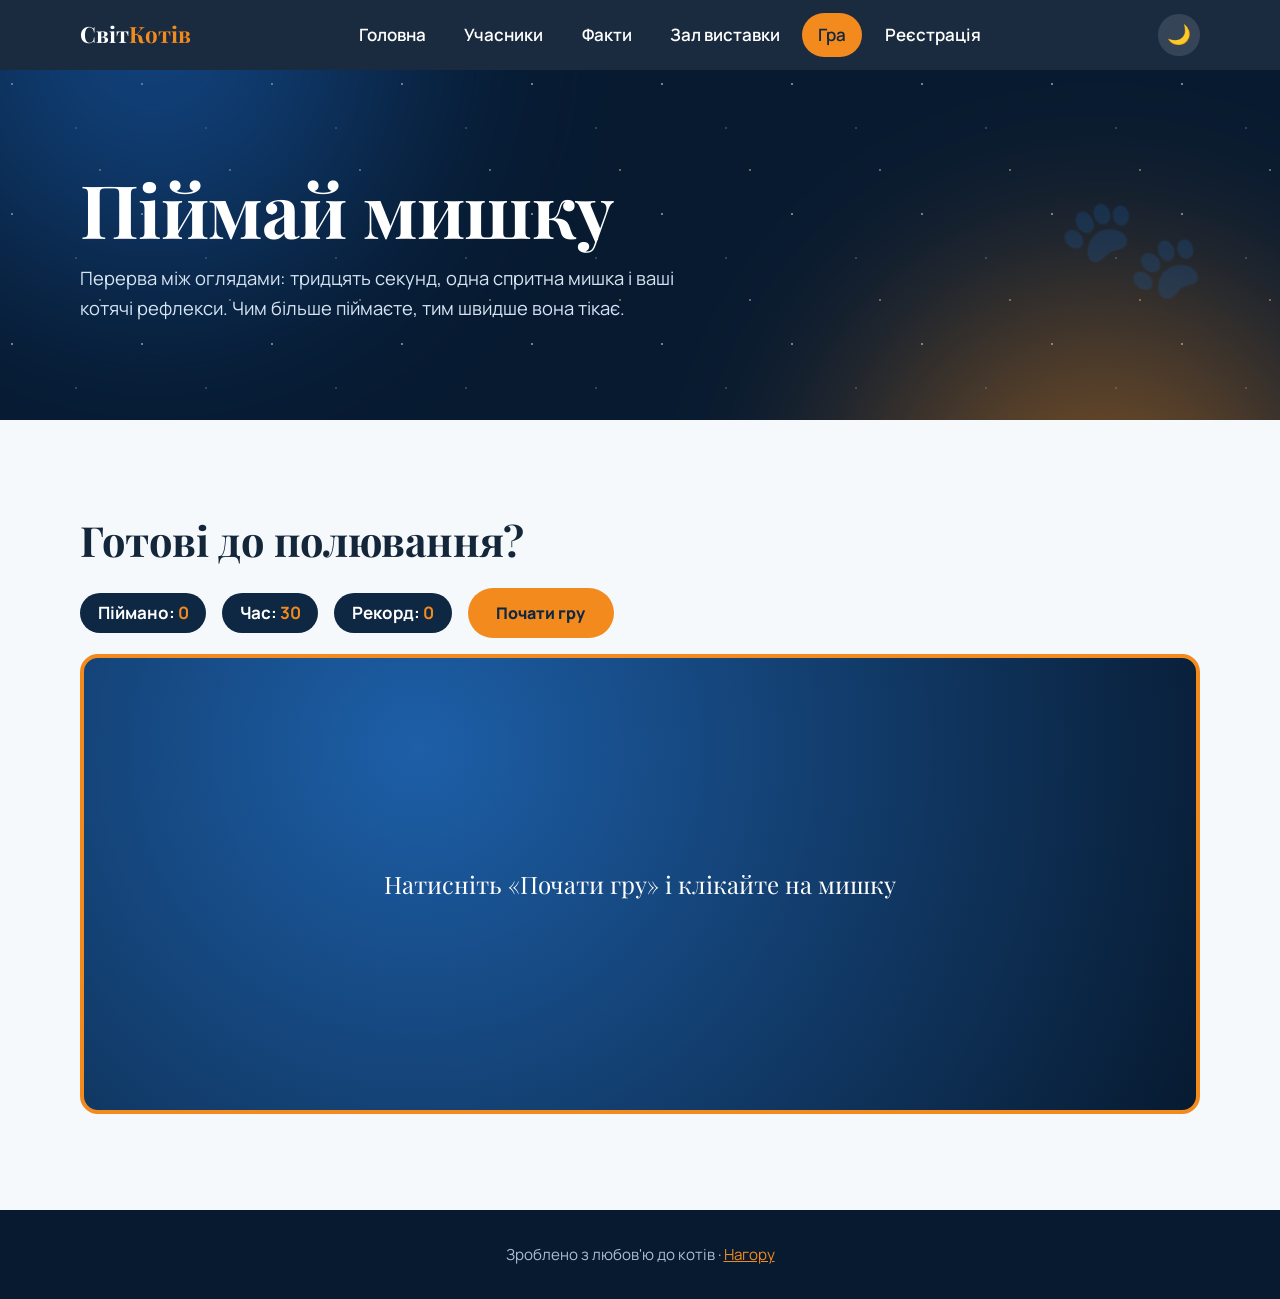
<file: game.html>
﻿<!DOCTYPE html>
<html lang="uk">
<head>
<meta charset="UTF-8">
<meta name="viewport" content="width=device-width, initial-scale=1">
<title>Гра — Виставка котів</title>
	<link rel="icon" href="images/favicon.svg" type="image/svg+xml">
<meta name="description" content="Міні-гра: піймай мишку за 30 секунд">
<meta name="theme-color" content="#071a30">
<link rel="preconnect" href="https://fonts.googleapis.com">
<link rel="preconnect" href="https://fonts.gstatic.com" crossorigin>
<link href="https://fonts.googleapis.com/css2?family=Manrope:wght@400;600;800&family=Playfair+Display:ital,wght@0,700;1,700&display=swap" rel="stylesheet">
<link rel="stylesheet" href="css/style.css">
<script src="js/script.js" defer></script>
<script src="js/extra.js" defer></script>
<script src="js/game.js" defer></script>
</head>
<body>
<header>
 <div class="wrap bar">
  <a class="logo" href="index.html">Світ<span>Котів</span></a>
  <input type="checkbox" id="menu-toggle" aria-label="Відкрити меню">
  <label class="burger" for="menu-toggle"><span></span><span></span><span></span></label>
  <nav aria-label="Головне меню">
   <ul>
    <li><a href="index.html">Головна</a></li>
    <li><a href="breeds.html">Учасники</a></li>
    <li><a href="facts.html">Факти</a></li>
    <li><a href="gallery.html">Зал виставки</a></li>
    <li><a href="game.html" aria-current="page">Гра</a></li>
    <li><a href="contacts.html">Реєстрація</a></li>
   </ul>
  </nav>
 </div>
</header>

<main>
 <section class="page-head aurora">
  <div class="wrap">
   <h1>Піймай мишку</h1>
   <p>Перерва між оглядами: тридцять секунд, одна спритна мишка і ваші котячі рефлекси. Чим більше піймаєте, тим швидше вона тікає.</p>
  </div>
 </section>

 <section>
  <div class="wrap">
   <h2>Готові до полювання?</h2>
   <div class="game-bar">
    <span class="pill">Піймано: <b id="score">0</b></span>
    <span class="pill">Час: <b id="time">30</b></span>
    <span class="pill">Рекорд: <b id="best">0</b></span>
    <button class="btn" id="start" type="button">Почати гру</button>
   </div>
   <div class="arena" id="arena">
    <button class="mouse" id="mouse" type="button" aria-label="Піймати мишку" hidden>🐭</button>
    <p class="arena-msg" id="arena-msg">Натисніть «Почати гру» і клікайте на мишку</p>
   </div>
  </div>
 </section>
</main>

<footer>
 <div class="wrap">
  <p>Зроблено з любов'ю до котів · <a href="index.html">Нагору</a></p>
 </div>
</footer>
</body>
</html>
</file>
<file: css/style.css>
/* ===== Коти: синьо-помаранчева палітра ===== */
@property --a{syntax:"<angle>";initial-value:0deg;inherits:false}
:root{
  --navy:#0e2742; --deep:#071a30; --blue:#1d5fa8; --sky:#e8f1fa; --paper:#f6f9fc;
  --orange:#f28a1e; --gold:#ffd08a; --ink:#14263a; --muted:#52667a;
  --radius:18px;
  --head:"Playfair Display",Georgia,serif;
  --body:"Manrope",system-ui,sans-serif;
}
*{box-sizing:border-box;margin:0;padding:0}
html{scroll-behavior:smooth}
body{font-family:var(--body);color:var(--ink);background:var(--paper);line-height:1.65;font-size:1.0625rem;overflow-x:hidden}
img{max-width:100%;display:block}
a{color:inherit}
:focus-visible{outline:3px solid var(--orange);outline-offset:3px}
.wrap{width:min(1120px,92%);margin-inline:auto}
h1,h2,h3{font-family:var(--head);line-height:1.15;letter-spacing:-.01em}
h1{font-size:clamp(2.4rem,6vw,4.6rem)}
h2{font-size:clamp(1.7rem,3.6vw,2.6rem);margin-bottom:.6rem}
h3{font-size:1.3rem;margin-bottom:.4rem}
section{padding:clamp(3rem,8vw,6rem) 0}
.lead{font-size:1.2rem;color:var(--muted);max-width:60ch}
.hint{font-size:.98rem;color:var(--muted);margin-top:1rem}

/* Смуга прокрутки */
.progress{position:fixed;top:0;left:0;width:100%;height:4px;transform-origin:0 50%;transform:scaleX(0);background:linear-gradient(90deg,var(--orange),var(--gold),var(--blue));z-index:100}

/* Шапка і меню */
header{position:sticky;top:0;z-index:20;background:rgba(7,26,48,.92);backdrop-filter:blur(8px);color:#fff}
.bar{display:flex;align-items:center;justify-content:space-between;padding:.8rem 0}
.logo{font-family:var(--head);font-weight:700;font-size:1.4rem;text-decoration:none}
.logo span{color:var(--orange)}
nav ul{display:flex;gap:.4rem;list-style:none}
nav a{display:block;padding:.5rem 1rem;border-radius:999px;text-decoration:none;font-weight:600;transition:background .2s}
nav a:hover{background:rgba(255,255,255,.12)}
nav a[aria-current="page"]{background:var(--orange);color:var(--navy)}
#menu-toggle,.burger{display:none}

/* Північне сяйво і зорі */
.aurora{position:relative;overflow:hidden;isolation:isolate;color:#fff;
  background:
   radial-gradient(1.5px 1.5px at 12px 14px,rgba(255,255,255,.85),transparent),
   radial-gradient(1px 1px at 76px 58px,rgba(255,255,255,.6),transparent),
   radial-gradient(1.5px 1.5px at 100px 100px,rgba(255,208,138,.8),transparent),
   var(--deep);
  background-size:130px 130px,130px 130px,130px 130px,auto;
  animation:stars 60s linear infinite}
.aurora::before,.aurora::after{content:"";position:absolute;width:60vmax;height:60vmax;border-radius:50%;filter:blur(80px);opacity:.6;z-index:-1;animation:drift 16s ease-in-out infinite alternate}
.aurora::before{background:radial-gradient(circle,#1d6fd1,transparent 65%);top:-32vmax;left:-18vmax}
.aurora::after{background:radial-gradient(circle,#f28a1e,transparent 65%);bottom:-38vmax;right:-16vmax;animation-delay:-7s}
@keyframes drift{to{transform:translate(12vmax,8vmax) scale(1.2)}}
@keyframes stars{to{background-position:130px 130px,-130px 130px,130px -130px,0 0}}
@keyframes floaty{50%{translate:0 -14px}}

/* Головний екран */
.hero{padding:0}
.hero .wrap{display:grid;grid-template-columns:1.1fr .9fr;gap:2rem;align-items:center;min-height:90vh;padding-block:3rem 7rem}
.hero p{font-size:1.2rem;color:#d6e4f3;max-width:48ch;margin:1.2rem 0 2rem}
.wave{position:absolute;left:0;bottom:-1px;width:100%;height:80px;display:block}
.w{display:inline-block;opacity:0;animation:wordIn .9s cubic-bezier(.2,.8,.2,1) forwards;animation-delay:calc(var(--i)*.14s + .2s)}
.w.shine{background:linear-gradient(90deg,var(--orange),var(--gold),var(--orange));background-size:200% 100%;-webkit-background-clip:text;background-clip:text;color:transparent;font-style:italic;
  animation:wordIn .9s cubic-bezier(.2,.8,.2,1) forwards,shine 4s linear infinite;animation-delay:calc(var(--i)*.14s + .2s),0s}
@keyframes wordIn{from{opacity:0;transform:translateY(46px) rotate(4deg)}to{opacity:1;transform:none}}
@keyframes shine{to{background-position:200% 0}}
.btn{display:inline-block;background:var(--orange);color:var(--navy);font-weight:800;text-decoration:none;padding:.9rem 1.8rem;border-radius:999px;transition:transform .2s,background .2s,box-shadow .2s}
.btn:hover{background:#ffa043;transform:translateY(-3px);box-shadow:0 12px 30px rgba(242,138,30,.4)}
button.btn{border:0;cursor:pointer;font-family:inherit;font-size:1rem}
.btn.ghost{background:transparent;color:#fff;border:2px solid rgba(255,255,255,.5);margin-left:.6rem}
.btn.ghost:hover{background:rgba(255,255,255,.12);box-shadow:none}
.btn.blue{background:var(--blue);color:#fff}

/* Котяча мордочка з очима, що стежать */
.face-box{text-align:center}
.face-box .hint{color:#b9cde3}
.face{position:relative;isolation:isolate;width:min(400px,78vw);aspect-ratio:1;margin-inline:auto;border-radius:50%;
  background:radial-gradient(circle at 50% 38%,#1b4a80,#071a30 72%);
  box-shadow:0 0 0 6px var(--orange),0 0 100px rgba(242,138,30,.45),inset 0 0 60px rgba(0,0,0,.6);
  display:flex;flex-direction:column;align-items:center;justify-content:center;animation:floaty 6s ease-in-out infinite}
.ear{position:absolute;top:-9%;width:30%;height:30%;background:var(--orange);clip-path:polygon(0 100%,50% 0,100% 100%);z-index:-1}
.ear::after{content:"";position:absolute;inset:16% 18% 0;background:var(--navy);clip-path:polygon(0 100%,50% 0,100% 100%)}
.ear.l{left:7%;rotate:-20deg}
.ear.r{right:7%;rotate:20deg}
.eyes{display:flex;gap:10%;width:80%;justify-content:center}
.eye{position:relative;flex:1;aspect-ratio:1;border-radius:50%;overflow:hidden;
  background:radial-gradient(circle,#ffe27a 0,var(--orange) 48%,#8f4300 100%);
  box-shadow:inset 0 0 22px rgba(0,0,0,.55),0 0 24px rgba(242,138,30,.6);animation:blink 6s infinite}
.pupil{position:absolute;left:50%;top:50%;width:24%;height:80%;margin:-40% 0 0 -12%;background:#000;border-radius:50%;transform:translate(var(--px,0px),var(--py,0px))}
.pupil::after{content:"";position:absolute;top:12%;left:22%;width:30%;height:16%;border-radius:50%;background:#fff;opacity:.9}
@keyframes blink{0%,90%,100%{transform:scaleY(1)}94%{transform:scaleY(.06)}}
.nose{width:9%;aspect-ratio:1.2;background:#ff8fa3;clip-path:polygon(0 0,100% 0,50% 100%);margin-top:7%}

/* Стрічка */
.marquee{background:var(--orange);color:var(--navy);overflow:hidden;white-space:nowrap;rotate:-1.5deg;margin:-2rem -3vw 0;position:relative;z-index:2;padding:.75rem 0;font-family:var(--head);font-weight:700;font-size:1.5rem;box-shadow:0 10px 30px rgba(14,39,66,.2)}
.marquee div{display:inline-block;animation:marq 30s linear infinite}
@keyframes marq{to{transform:translateX(-50%)}}

/* Рамки для фото */
.ph{position:relative;overflow:hidden;background:linear-gradient(160deg,#2a6fb8,#f28a1e);display:grid;place-items:center}
.ph::before{content:"🐱";font-size:3.5rem;opacity:.55;position:absolute}
.ph img{position:relative;width:100%;height:100%;object-fit:cover;transition:transform .7s cubic-bezier(.2,.8,.2,1),filter .4s}
.ph:has(img){cursor:zoom-in}

/* Сітки і картки з обертовою рамкою */
.grid{display:grid;gap:1.5rem;grid-template-columns:repeat(auto-fit,minmax(250px,1fr));margin-top:2rem}
.card,.gallery figure{position:relative;overflow:hidden;border-radius:var(--radius);border:3px solid transparent;
  background:linear-gradient(#fff,#fff) padding-box,linear-gradient(#dbe6f1,#dbe6f1) border-box;
  transition:transform .15s ease-out,box-shadow .3s}
.card:hover,.gallery figure:hover{
  background:linear-gradient(#fff,#fff) padding-box,conic-gradient(from var(--a),var(--orange),var(--blue),var(--gold),var(--orange)) border-box;
  animation:spin 3s linear infinite;box-shadow:0 28px 55px rgba(14,39,66,.28)}
@keyframes spin{to{--a:360deg}}
.card::after,.gallery figure::after{content:"";position:absolute;inset:0;pointer-events:none;border-radius:inherit;
  background:radial-gradient(circle at var(--gx,50%) var(--gy,50%),rgba(255,255,255,.4),transparent 55%);opacity:0;transition:opacity .3s}
.card:hover::after,.gallery figure:hover::after{opacity:1}
.card:hover .ph img,.gallery figure:hover .ph img{transform:scale(1.1);filter:saturate(1.15)}
.card .ph{aspect-ratio:4/3}
.card .txt{padding:1.3rem 1.4rem 1.6rem}
.card p{color:var(--muted)}
.tag{display:inline-block;background:var(--sky);color:var(--blue);font-weight:700;font-size:.85rem;padding:.15rem .7rem;border-radius:999px;margin-bottom:.6rem}
.alt{background:var(--sky)}
.dark{background:var(--navy);color:#fff}
.dark .lead,.dark p{color:#c9d9ea}
.actions{margin-top:1.5rem;display:flex;gap:.8rem;flex-wrap:wrap}
.cta{text-align:center}
.cta .lead{margin-inline:auto;color:#d6e4f3}
.cta .actions{justify-content:center}

/* Поява при прокрутці */
.reveal{opacity:0;translate:0 36px;
  transition:opacity .7s var(--d,0s),translate .7s var(--d,0s),transform .15s ease-out,box-shadow .3s}
.reveal.in{opacity:1;translate:0 0}

/* Цифри */
.stats{display:grid;gap:1.5rem;grid-template-columns:repeat(auto-fit,minmax(200px,1fr));margin-top:2rem}
.stat b{display:block;font-family:var(--head);font-size:3.2rem;color:var(--orange);line-height:1}

/* Факти */
.fact{display:grid;grid-template-columns:auto 1fr;gap:1.5rem;padding:1.6rem 0;border-bottom:1px solid #cfdceb;align-items:start}
.fact .ico{font-size:2.4rem;width:4.2rem;height:4.2rem;display:grid;place-items:center;background:var(--orange);border-radius:50%;transition:transform .35s}
.fact:hover .ico{transform:rotate(-14deg) scale(1.12)}
.fact:nth-of-type(even) .ico{background:var(--blue)}
.fact p{color:var(--muted);max-width:68ch}
details{background:#fff;border:1px solid #dbe6f1;border-radius:14px;padding:1rem 1.3rem;margin-top:1rem}
summary{cursor:pointer;font-weight:700;color:var(--blue)}
details p{margin-top:.6rem;color:var(--muted)}

/* Галерея */
.gallery{columns:3 260px;column-gap:1rem;margin-top:2rem}
.gallery figure{break-inside:avoid;margin-bottom:1rem}
.gallery .ph img{height:auto}
.gallery .ph:not(:has(img)){min-height:220px}
.gallery figure:nth-child(3n+1) .ph:not(:has(img)){aspect-ratio:3/4}
.gallery figure:nth-child(3n+2) .ph:not(:has(img)){aspect-ratio:1}
.gallery figure:nth-child(3n) .ph:not(:has(img)){aspect-ratio:4/3}
.gallery figcaption{padding:.7rem 1rem;font-size:.95rem;color:var(--muted)}

/* Верх внутрішніх сторінок */
.page-head{padding:clamp(3.5rem,8vw,6rem) 0}
.page-head h1{animation:wordIn .9s cubic-bezier(.2,.8,.2,1) both}
.page-head p{color:#d6e4f3;max-width:56ch;margin-top:.8rem;font-size:1.15rem}
.page-head .wrap{position:relative}
.page-head .wrap::after{content:"🐾";position:absolute;right:0;top:50%;font-size:7rem;opacity:.2;transform:translateY(-50%) rotate(-15deg);animation:floaty 6s ease-in-out infinite}

footer{background:var(--deep);color:#a9bdd3;text-align:center;padding:2rem 0;font-size:.95rem}
footer a{color:var(--orange)}

/* Велике фото при наведенні і на весь екран */
.peek{position:fixed;left:0;top:0;z-index:70;pointer-events:none;opacity:0;scale:.92;background:#fff;padding:8px;border-radius:20px;
  box-shadow:0 0 0 4px var(--orange),0 30px 80px rgba(7,26,48,.55);transition:opacity .2s,scale .2s}
.peek.on{opacity:1;scale:1}
.peek img{display:block;max-width:min(60vw,620px);max-height:70vh;border-radius:14px}
.lb{position:fixed;inset:0;z-index:100;background:rgba(5,16,30,.93);display:none;place-items:center;padding:2rem}
.lb.on{display:grid}
.lb figure{text-align:center;color:#fff}
.lb img{max-width:92vw;max-height:78vh;border-radius:16px;box-shadow:0 0 0 4px var(--orange),0 0 80px rgba(242,138,30,.4);margin-inline:auto}
.lb figcaption{margin-top:1rem;font-family:var(--head);font-size:1.2rem}
.lb-btn{position:absolute;width:3.2rem;height:3.2rem;border:0;border-radius:50%;background:var(--orange);color:var(--navy);font-size:1.8rem;line-height:1;cursor:pointer;transition:transform .2s}
.lb-btn:hover{transform:scale(1.12)}
.lb-close{top:1rem;right:1rem}
.lb-prev{left:1rem;top:50%}
.lb-next{right:1rem;top:50%}

/* Коти, що біжать */
.cat-layer{position:fixed;inset:0;pointer-events:none;overflow:hidden;z-index:60}
.follow-cat{position:absolute;left:0;top:0;line-height:1;opacity:0;transition:opacity .4s;will-change:transform}
.runner{position:absolute;left:0;line-height:1;will-change:transform;animation-timing-function:linear;animation-fill-mode:forwards}
.runner.to-right{--flip:-1;animation-name:run-right}
.runner.to-left{--flip:1;animation-name:run-left}
.runner .bob{display:block;animation:bob .35s ease-in-out infinite}
@keyframes run-right{from{transform:translateX(-120px)}to{transform:translateX(calc(100vw + 120px))}}
@keyframes run-left{from{transform:translateX(calc(100vw + 120px))}to{transform:translateX(-120px)}}
@keyframes bob{
  0%,100%{transform:scaleX(var(--flip)) translateY(0) rotate(-4deg)}
  50%{transform:scaleX(var(--flip)) translateY(-12px) rotate(4deg)}
}

/* Планшети */
@media (max-width:900px){
  .hero .wrap{grid-template-columns:1fr;min-height:auto;text-align:center;padding-bottom:6rem}
  .hero p{margin-inline:auto}
  .face{width:min(300px,70vw)}
  .btn.ghost{margin:.8rem 0 0}
  .page-head .wrap::after{font-size:4.5rem}
}
/* Телефони */
@media (max-width:720px){
  .burger{display:flex;flex-direction:column;gap:5px;cursor:pointer;padding:.6rem}
  .burger span{width:26px;height:3px;background:#fff;border-radius:2px;transition:.25s}
  nav{position:absolute;left:0;right:0;top:100%;background:var(--deep);max-height:0;overflow:hidden;transition:max-height .3s}
  nav ul{flex-direction:column;padding:.5rem 4% 1rem}
  #menu-toggle:checked ~ nav{max-height:320px}
  #menu-toggle:checked ~ .burger span:nth-child(1){transform:translateY(8px) rotate(45deg)}
  #menu-toggle:checked ~ .burger span:nth-child(2){opacity:0}
  #menu-toggle:checked ~ .burger span:nth-child(3){transform:translateY(-8px) rotate(-45deg)}
  .bar{position:relative}
  .fact{grid-template-columns:1fr}
  .marquee{font-size:1.2rem}
  body{font-size:1rem}
}
@media (prefers-reduced-motion:reduce){
  *,*::before,*::after{animation:none!important;transition:none!important;scroll-behavior:auto!important}
  .w{opacity:1}
  .cat-layer{display:none}
}
/* ===== Додатки: тема, форма, гра, кнопки ===== */
body{transition:background .4s,color .4s}
.bar{gap:.6rem}
.theme-btn{border:0;background:rgba(255,255,255,.12);color:#fff;width:2.6rem;height:2.6rem;border-radius:50%;font-size:1.2rem;cursor:pointer;transition:transform .3s,background .2s;margin-left:.6rem}
.theme-btn:hover{background:var(--orange);transform:rotate(25deg) scale(1.1)}
.to-top{position:fixed;right:1.2rem;bottom:1.2rem;z-index:40;width:3rem;height:3rem;border:0;border-radius:50%;background:var(--orange);color:var(--navy);font-size:1.5rem;font-weight:800;cursor:pointer;opacity:0;pointer-events:none;translate:0 16px;transition:opacity .3s,translate .3s,transform .2s;box-shadow:0 10px 25px rgba(0,0,0,.3)}
.to-top.on{opacity:1;pointer-events:auto;translate:0 0}
.to-top:hover{transform:scale(1.12)}

/* Темна тема */
[data-theme="dark"]{--paper:#0a1626;--ink:#e6eef8;--muted:#9db3c9;--sky:#10233a}
[data-theme="dark"] .card,[data-theme="dark"] .gallery figure{background:linear-gradient(#12263d,#12263d) padding-box,linear-gradient(#24415f,#24415f) border-box}
[data-theme="dark"] .card:hover,[data-theme="dark"] .gallery figure:hover{background:linear-gradient(#12263d,#12263d) padding-box,conic-gradient(from var(--a),var(--orange),var(--blue),var(--gold),var(--orange)) border-box}
[data-theme="dark"] details,[data-theme="dark"] .field input,[data-theme="dark"] .field select,[data-theme="dark"] .field textarea,[data-theme="dark"] .info{background:#12263d;border-color:#24415f;color:var(--ink)}
[data-theme="dark"] .tag{background:#1a3a5e;color:var(--gold)}
[data-theme="dark"] summary{color:var(--gold)}
[data-theme="dark"] .fact{border-color:#24415f}
[data-theme="dark"] .wave path{fill:#0a1626}

/* Форма */
.contact{display:grid;grid-template-columns:1.3fr .7fr;gap:2rem;margin-top:2rem;align-items:start}
.field{margin-bottom:1.2rem}
.field label{display:block;font-weight:700;margin-bottom:.35rem}
.field input,.field select,.field textarea{width:100%;font:inherit;color:var(--ink);background:#fff;border:2px solid #cfdceb;border-radius:12px;padding:.8rem 1rem;transition:border-color .2s,box-shadow .2s}
.field textarea{min-height:150px;resize:vertical}
.field input:focus,.field select:focus,.field textarea:focus{outline:none;border-color:var(--orange);box-shadow:0 0 0 4px rgba(242,138,30,.25)}
.field.bad input,.field.bad textarea{border-color:#d93a3a}
.err{color:#d93a3a;font-size:.9rem;min-height:1.2em;margin-top:.25rem}
.ok{display:none;background:#e3f6e8;color:#14532d;border-radius:12px;padding:1rem 1.2rem;margin-top:1rem;font-weight:600}
.ok.on{display:block}
.info{background:#fff;border:2px solid #dbe6f1;border-radius:var(--radius);padding:1.4rem}
.info p{color:var(--muted);margin:.3rem 0 1rem}

/* Гра */
.game-bar{display:flex;gap:1rem;flex-wrap:wrap;align-items:center;margin:1.5rem 0 1rem}
.pill{background:var(--navy);color:#fff;border-radius:999px;padding:.4rem 1.1rem;font-weight:700}
.pill b{color:var(--orange)}
.arena{position:relative;height:min(60vh,460px);border-radius:var(--radius);overflow:hidden;border:4px solid var(--orange);
  background:radial-gradient(circle at 30% 20%,#1d5fa8,#071a30)}
.mouse{position:absolute;border:0;background:none;font-size:2.8rem;line-height:1;cursor:pointer;transition:left .25s,top .25s,transform .1s;filter:drop-shadow(0 6px 8px rgba(0,0,0,.4))}
.mouse:active{transform:scale(.8)}
.mouse[hidden]{display:none}
.arena-msg{position:absolute;inset:0;display:grid;place-items:center;text-align:center;color:#fff;font-family:var(--head);font-size:1.5rem;padding:1rem;pointer-events:none}

@media (max-width:720px){
  .contact{grid-template-columns:1fr}
  .theme-btn{margin-left:auto}
}
/* ===== Виставка: номери учасників і етапи ===== */
.num{position:absolute;top:.8rem;left:.8rem;z-index:3;background:var(--navy);color:var(--gold);font-family:var(--head);font-weight:700;padding:.25rem .85rem;border-radius:999px;border:2px solid var(--orange);box-shadow:0 6px 16px rgba(0,0,0,.3)}
.steps{display:grid;gap:1.2rem;grid-template-columns:repeat(auto-fit,minmax(240px,1fr));margin-top:2rem;counter-reset:s}
.step{position:relative;padding:1.6rem 1.4rem 1.4rem 4.6rem;background:#fff;border-radius:var(--radius);border:2px solid #dbe6f1;counter-increment:s}
.step::before{content:counter(s);position:absolute;left:1.2rem;top:1.3rem;width:2.6rem;height:2.6rem;display:grid;place-items:center;border-radius:50%;background:var(--orange);color:var(--navy);font-family:var(--head);font-weight:700;font-size:1.3rem}
.step p{color:var(--muted)}
[data-theme="dark"] .step{background:#12263d;border-color:#24415f}
/* ===== Голосування, відлік, програма ===== */
.vote-btn{margin-top:1rem;width:100%;border:2px solid var(--orange);background:transparent;color:var(--orange);font:inherit;font-weight:800;padding:.65rem 1rem;border-radius:999px;cursor:pointer;transition:background .2s,color .2s,transform .2s}
.vote-btn:hover:not(:disabled){background:var(--orange);color:var(--navy);transform:translateY(-2px)}
.vote-btn:disabled{cursor:default;opacity:.7}
.vote-btn.mine{background:var(--orange);color:var(--navy);opacity:1}
.crown{position:absolute;top:.8rem;right:.8rem;z-index:3;background:var(--gold);color:var(--navy);font-weight:800;padding:.25rem .8rem;border-radius:999px;box-shadow:0 6px 16px rgba(0,0,0,.3);animation:floaty 3s ease-in-out infinite}
.results{margin-top:1.5rem;display:grid;gap:.8rem}
.row{display:grid;grid-template-columns:150px 1fr 70px;gap:1rem;align-items:center}
.track{height:16px;background:#cfdceb;border-radius:999px;overflow:hidden}
.fill{height:100%;width:0;background:linear-gradient(90deg,var(--orange),var(--gold));border-radius:999px;transition:width .8s cubic-bezier(.2,.8,.2,1)}
.row.top .fill{background:linear-gradient(90deg,var(--blue),var(--orange))}
.row span:last-child{font-weight:800;text-align:right}
.total{margin-top:1rem;color:var(--muted)}
.link-btn{background:none;border:0;color:var(--blue);font:inherit;font-weight:700;text-decoration:underline;cursor:pointer;margin-top:1rem}
[data-theme="dark"] .track{background:#24415f}
[data-theme="dark"] .link-btn{color:var(--gold)}

.count{display:grid;grid-template-columns:repeat(4,1fr);gap:1rem;margin-top:2rem;max-width:640px}
.count div{background:var(--navy);color:#fff;border-radius:var(--radius);padding:1.2rem .5rem;text-align:center;border-bottom:5px solid var(--orange)}
.count b{display:block;font-family:var(--head);font-size:clamp(2rem,6vw,3.2rem);color:var(--orange);line-height:1}
.count span{font-size:.95rem;color:#c9d9ea}
.count-done{font-family:var(--head);font-size:1.6rem;margin-top:1.5rem}

.prog{list-style:none;margin-top:2rem;border-left:4px solid var(--orange);padding-left:1.6rem;display:grid;gap:1.4rem}
.prog li{position:relative}
.prog li::before{content:"";position:absolute;left:calc(-1.6rem - 12px);top:.45rem;width:20px;height:20px;border-radius:50%;background:var(--orange);border:4px solid var(--paper)}
.prog time{font-family:var(--head);font-weight:700;font-size:1.3rem;color:var(--blue)}
.prog p{color:var(--muted)}
[data-theme="dark"] .prog time{color:var(--gold)}

@media (max-width:720px){
  .row{grid-template-columns:100px 1fr 50px;gap:.6rem}
  .count{grid-template-columns:repeat(2,1fr)}
}
/* ===== Квіз і FAQ ===== */
.quiz{background:#fff;border:2px solid #dbe6f1;border-radius:var(--radius);padding:1.6rem;margin-top:2rem;max-width:720px}
.quiz h3{margin-bottom:1rem}
.quiz .opts{display:grid;gap:.7rem}
.opt{font:inherit;font-weight:600;text-align:left;color:var(--ink);background:var(--sky);border:2px solid transparent;border-radius:12px;padding:.85rem 1.1rem;cursor:pointer;transition:border-color .2s,transform .2s,background .2s}
.opt:hover{border-color:var(--orange);transform:translateX(6px)}
.quiz .step-info{color:var(--muted);margin-bottom:.6rem;font-weight:600}
.quiz .res{text-align:center;padding:1rem 0}
.quiz .res .big{font-family:var(--head);font-size:2.2rem;color:var(--orange);margin:.4rem 0 .8rem}
.quiz .res p{color:var(--muted);margin-bottom:1.2rem}
[data-theme="dark"] .quiz{background:#12263d;border-color:#24415f}
[data-theme="dark"] .opt{background:#1a3a5e}
</file>
